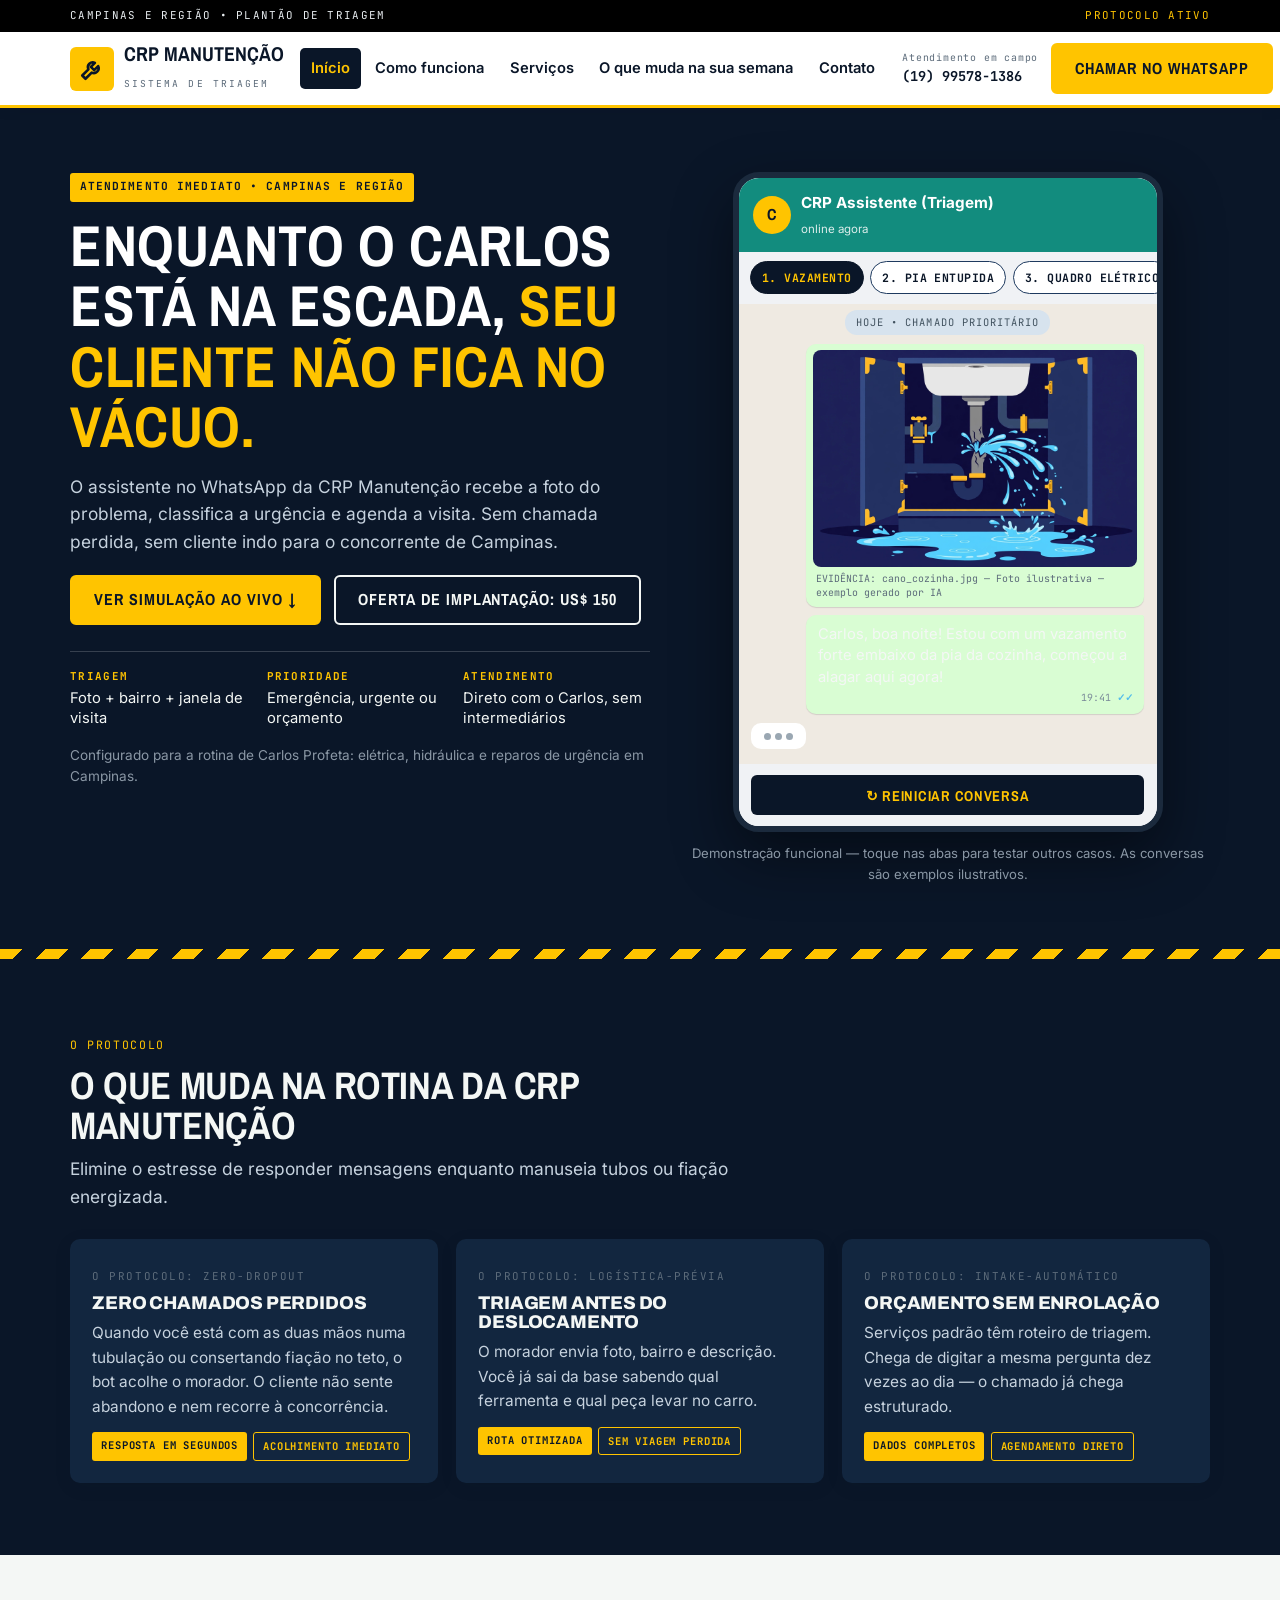
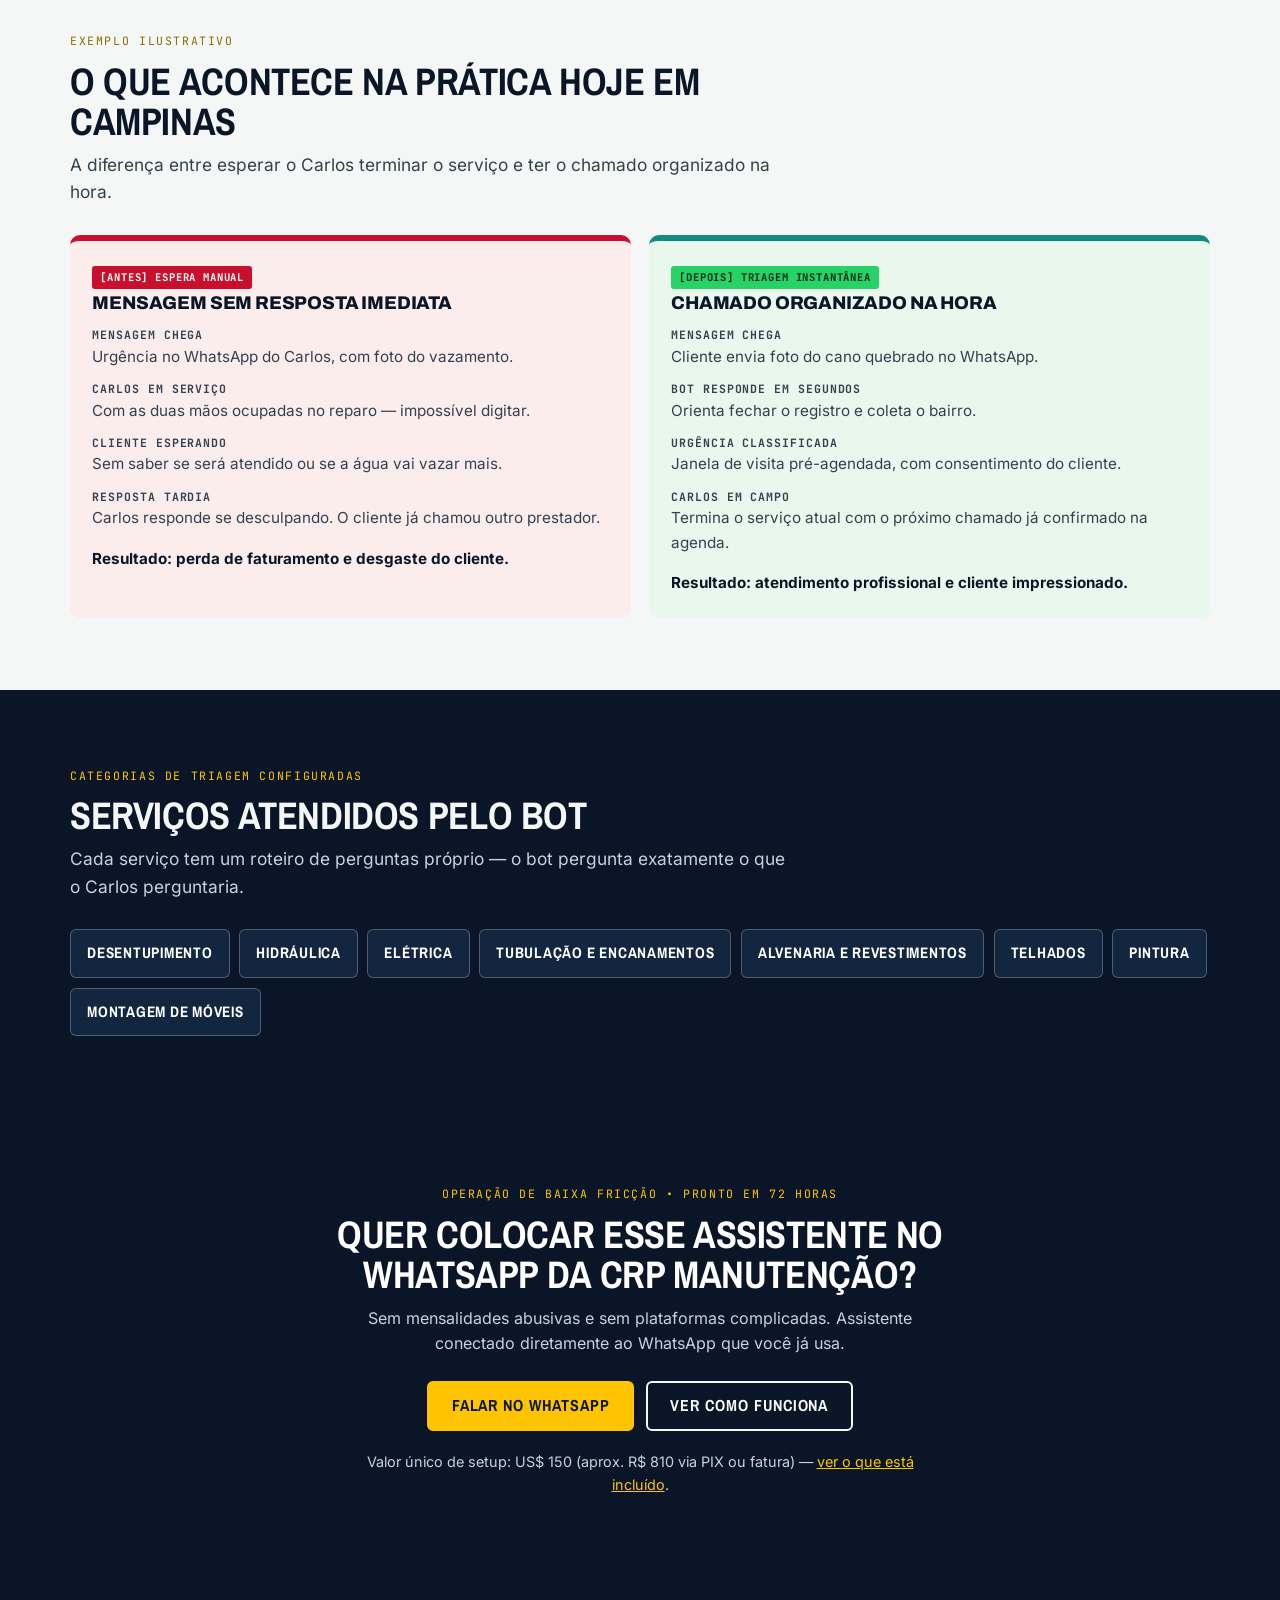
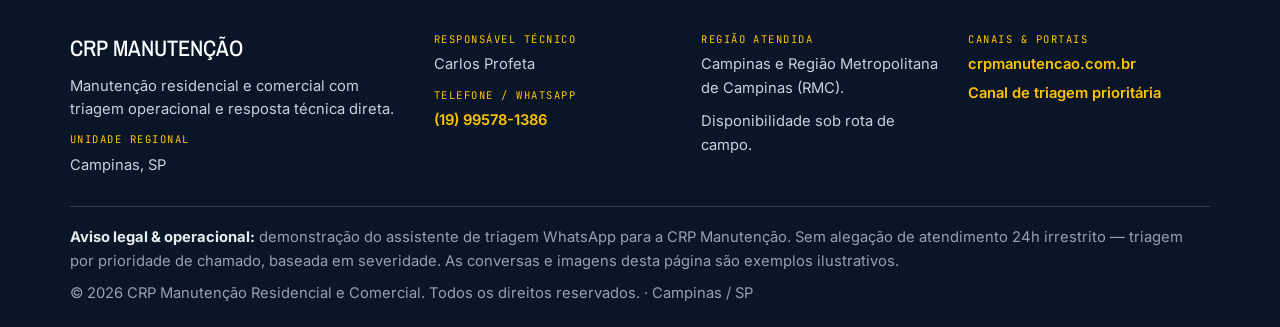
<file: index.html>
<!DOCTYPE html>
<html lang="pt-BR">
<head>
<meta charset="UTF-8">
<meta name="viewport" content="width=device-width, initial-scale=1.0">
<title>CRP Manutenção — Assistente de triagem no WhatsApp | Campinas e região</title>
<meta name="description" content="O assistente no WhatsApp da CRP Manutenção recebe a foto do problema, classifica a urgência e agenda a visita. Demonstração interativa — Campinas e região.">
<link rel="stylesheet" href="style.css">
</head>
<body>
<div class="topbar"><div class="wrap"><span>Campinas e região • Plantão de triagem</span><span class="tb-right">Protocolo ativo</span></div></div>
<header class="site-header">
  <div class="wrap header-inner">
    <a class="logo" href="index.html" aria-label="CRP Manutenção — Início">
      <span class="logo-mark" aria-hidden="true"><svg viewBox="0 0 24 24" fill="none" stroke="#0A1628" stroke-width="2.4" stroke-linecap="round" stroke-linejoin="round"><path d="M14.7 6.3a4.5 4.5 0 0 0-6 6L3 18l3 3 5.7-5.7a4.5 4.5 0 0 0 6-6L14 13l-3-3 3.7-3.7z"/></svg></span>
      <span><span class="logo-name" data-business>CRP Manutenção</span><br><span class="logo-sub">Sistema de triagem</span></span>
    </a>
    <button class="nav-toggle" aria-label="Abrir menu" aria-expanded="false">☰</button>
    <nav class="main-nav" aria-label="Navegação principal">
      <ul>
        <li><a href="index.html" class="active">Início</a></li>
        <li><a href="como-funciona.html">Como funciona</a></li>
        <li><a href="servicos.html">Serviços</a></li>
        <li><a href="semana.html">O que muda na sua semana</a></li>
        <li><a href="contato.html">Contato</a></li>
      </ul>
    </nav>
    <div class="header-cta">
      <a class="header-phone" href="tel:+5519995781386"><small>Atendimento em campo</small><span data-phone>(19) 99578-1386</span></a>
      <a class="btn" data-wa data-wa-text="Olá! Quero ver o bot da CRP Manutenção no WhatsApp.">Chamar no WhatsApp</a>
    </div>
  </div>
</header>

<main>
<section class="hero">
  <div class="wrap hero-grid">
    <div>
      <span class="chip">Atendimento imediato • Campinas e região</span>
      <h1>Enquanto o Carlos está na escada, <span class="hl">seu cliente não fica no vácuo.</span></h1>
      <p class="lead">O assistente no WhatsApp da <span data-business>CRP Manutenção</span> recebe a foto do problema, classifica a urgência e agenda a visita. Sem chamada perdida, sem cliente indo para o concorrente de Campinas.</p>
      <div class="hero-links">
        <a class="btn" href="#simulacao">Ver simulação ao vivo ↓</a>
        <a class="btn btn-ghost" href="semana.html">Oferta de implantação: US$ 150</a>
      </div>
      <div class="stat-row">
        <div class="stat"><b>Triagem</b><span>Foto + bairro + janela de visita</span></div>
        <div class="stat"><b>Prioridade</b><span>Emergência, urgente ou orçamento</span></div>
        <div class="stat"><b>Atendimento</b><span>Direto com o Carlos, sem intermediários</span></div>
      </div>
      <p class="hero-note">Configurado para a rotina de <span data-owner>Carlos Profeta</span>: elétrica, hidráulica e reparos de urgência em Campinas.</p>
    </div>
    <div id="simulacao">
      <div class="phone" role="region" aria-label="Simulação do assistente de triagem no WhatsApp">
        <div class="phone-head">
          <span class="avatar" aria-hidden="true">C</span>
          <span><span class="ph-name">CRP Assistente (Triagem)</span><br><span class="ph-status">online agora</span></span>
        </div>
        <div class="scenario-tabs" role="tablist" aria-label="Cenários de simulação">
          <button type="button" data-scenario="vazamento" class="active" role="tab">1. Vazamento</button>
          <button type="button" data-scenario="entupimento" role="tab">2. Pia entupida</button>
          <button type="button" data-scenario="disjuntor" role="tab">3. Quadro elétrico</button>
        </div>
        <div class="chat-body" id="chat-body" aria-live="polite"></div>
        <div id="chat-ticket" class="ticket" style="display:none;margin:0 .8rem .8rem"></div>
        <div class="chat-foot">
          <button type="button" class="replay" id="replay-btn">↻ Reiniciar conversa</button>
        </div>
      </div>
      <p class="phone-note">Demonstração funcional — toque nas abas para testar outros casos. As conversas são exemplos ilustrativos.</p>
    </div>
  </div>
</section>

<hr class="hazard" aria-hidden="true">

<section class="sec-dark">
  <div class="wrap">
    <div class="sec-head">
      <span class="eyebrow">O protocolo</span>
      <h2>O que muda na rotina da CRP Manutenção</h2>
      <p class="lead">Elimine o estresse de responder mensagens enquanto manuseia tubos ou fiação energizada.</p>
    </div>
    <div class="grid grid-3">
      <article class="card card-dark">
        <span class="kicker">O protocolo: zero-dropout</span>
        <h3>Zero chamados perdidos</h3>
        <p>Quando você está com as duas mãos numa tubulação ou consertando fiação no teto, o bot acolhe o morador. O cliente não sente abandono e nem recorre à concorrência.</p>
        <div class="pills-row"><span class="tag">Resposta em segundos</span><span class="tag tag-outline">Acolhimento imediato</span></div>
      </article>
      <article class="card card-dark">
        <span class="kicker">O protocolo: logística-prévia</span>
        <h3>Triagem antes do deslocamento</h3>
        <p>O morador envia foto, bairro e descrição. Você já sai da base sabendo qual ferramenta e qual peça levar no carro.</p>
        <div class="pills-row"><span class="tag">Rota otimizada</span><span class="tag tag-outline">Sem viagem perdida</span></div>
      </article>
      <article class="card card-dark">
        <span class="kicker">O protocolo: intake-automático</span>
        <h3>Orçamento sem enrolação</h3>
        <p>Serviços padrão têm roteiro de triagem. Chega de digitar a mesma pergunta dez vezes ao dia — o chamado já chega estruturado.</p>
        <div class="pills-row"><span class="tag">Dados completos</span><span class="tag tag-outline">Agendamento direto</span></div>
      </article>
    </div>
  </div>
</section>

<section class="sec-light">
  <div class="wrap">
    <div class="sec-head">
      <span class="eyebrow" style="color:#8A6D00">Exemplo ilustrativo</span>
      <h2>O que acontece na prática hoje em Campinas</h2>
      <p class="lead">A diferença entre esperar o Carlos terminar o serviço e ter o chamado organizado na hora.</p>
    </div>
    <div class="ba-grid">
      <div class="ba-col ba-antes">
        <span class="pill pill-red">[Antes] Espera manual</span>
        <h3>Mensagem sem resposta imediata</h3>
        <ol>
          <li><b>Mensagem chega</b>Urgência no WhatsApp do Carlos, com foto do vazamento.</li>
          <li><b>Carlos em serviço</b>Com as duas mãos ocupadas no reparo — impossível digitar.</li>
          <li><b>Cliente esperando</b>Sem saber se será atendido ou se a água vai vazar mais.</li>
          <li><b>Resposta tardia</b>Carlos responde se desculpando. O cliente já chamou outro prestador.</li>
        </ol>
        <p class="ba-result">Resultado: perda de faturamento e desgaste do cliente.</p>
      </div>
      <div class="ba-col ba-depois">
        <span class="pill pill-green">[Depois] Triagem instantânea</span>
        <h3>Chamado organizado na hora</h3>
        <ol>
          <li><b>Mensagem chega</b>Cliente envia foto do cano quebrado no WhatsApp.</li>
          <li><b>Bot responde em segundos</b>Orienta fechar o registro e coleta o bairro.</li>
          <li><b>Urgência classificada</b>Janela de visita pré-agendada, com consentimento do cliente.</li>
          <li><b>Carlos em campo</b>Termina o serviço atual com o próximo chamado já confirmado na agenda.</li>
        </ol>
        <p class="ba-result">Resultado: atendimento profissional e cliente impressionado.</p>
      </div>
    </div>
  </div>
</section>

<section class="sec-dark">
  <div class="wrap">
    <div class="sec-head">
      <span class="eyebrow">Categorias de triagem configuradas</span>
      <h2>Serviços atendidos pelo bot</h2>
      <p class="lead">Cada serviço tem um roteiro de perguntas próprio — o bot pergunta exatamente o que o Carlos perguntaria.</p>
    </div>
    <div class="strip">
      <a href="servicos.html">Desentupimento</a>
      <a href="servicos.html">Hidráulica</a>
      <a href="servicos.html">Elétrica</a>
      <a href="servicos.html">Tubulação e encanamentos</a>
      <a href="servicos.html">Alvenaria e revestimentos</a>
      <a href="servicos.html">Telhados</a>
      <a href="servicos.html">Pintura</a>
      <a href="servicos.html">Montagem de móveis</a>
    </div>
  </div>
</section>

<section class="cta-band">
  <div class="wrap">
    <span class="eyebrow">Operação de baixa fricção • Pronto em 72 horas</span>
    <h2>Quer colocar esse assistente no WhatsApp da CRP Manutenção?</h2>
    <p>Sem mensalidades abusivas e sem plataformas complicadas. Assistente conectado diretamente ao WhatsApp que você já usa.</p>
    <a class="btn" data-wa data-wa-text="Olá! Quero colocar o assistente de triagem no WhatsApp da CRP Manutenção.">Falar no WhatsApp</a>
    <a class="btn btn-ghost" href="como-funciona.html">Ver como funciona</a>
    <p style="margin-top:1rem;font-size:.9rem">Valor único de setup: US$ 150 (aprox. R$ 810 via PIX ou fatura) — <a href="semana.html" style="color:var(--yellow)">ver o que está incluído</a>.</p>
  </div>
</section>
</main>

<footer class="site-footer">
  <div class="wrap">
    <div class="f-grid">
      <div>
        <p class="f-brand" data-business>CRP Manutenção</p>
        <p style="margin-top:.5rem">Manutenção residencial e comercial com triagem operacional e resposta técnica direta.</p>
        <p style="margin-top:.6rem"><span class="f-label">Unidade regional</span>Campinas, SP</p>
      </div>
      <div>
        <span class="f-label">Responsável técnico</span>
        <p><span data-owner>Carlos Profeta</span></p>
        <p style="margin-top:.6rem"><span class="f-label">Telefone / WhatsApp</span><a href="tel:+5519995781386" data-phone>(19) 99578-1386</a></p>
      </div>
      <div>
        <span class="f-label">Região atendida</span>
        <p>Campinas e Região Metropolitana de Campinas (RMC).</p>
        <p style="margin-top:.6rem">Disponibilidade sob rota de campo.</p>
      </div>
      <div>
        <span class="f-label">Canais &amp; portais</span>
        <ul>
          <li><a data-site href="https://crpmanutencao.com.br">crpmanutencao.com.br</a></li>
          <li><a data-wa data-wa-text="Olá! Quero abrir um chamado com a CRP Manutenção.">Canal de triagem prioritária</a></li>
        </ul>
      </div>
    </div>
    <div class="legal">
      <p><strong style="color:#E8EDF0">Aviso legal &amp; operacional:</strong> demonstração do assistente de triagem WhatsApp para a <span data-business>CRP Manutenção</span>. Sem alegação de atendimento 24h irrestrito — triagem por prioridade de chamado, baseada em severidade. As conversas e imagens desta página são exemplos ilustrativos.</p>
      <p>© <span data-year>2026</span> <span data-business>CRP Manutenção</span> Residencial e Comercial. Todos os direitos reservados. · Campinas / SP</p>
    </div>
  </div>
</footer>
<a class="sticky-cta" data-wa data-wa-text="Olá! Quero ver o bot da CRP Manutenção no WhatsApp.">Chamar no WhatsApp · <span data-phone>(19) 99578-1386</span></a>
<script src="app.js"></script>
</body>
</html>
</file>
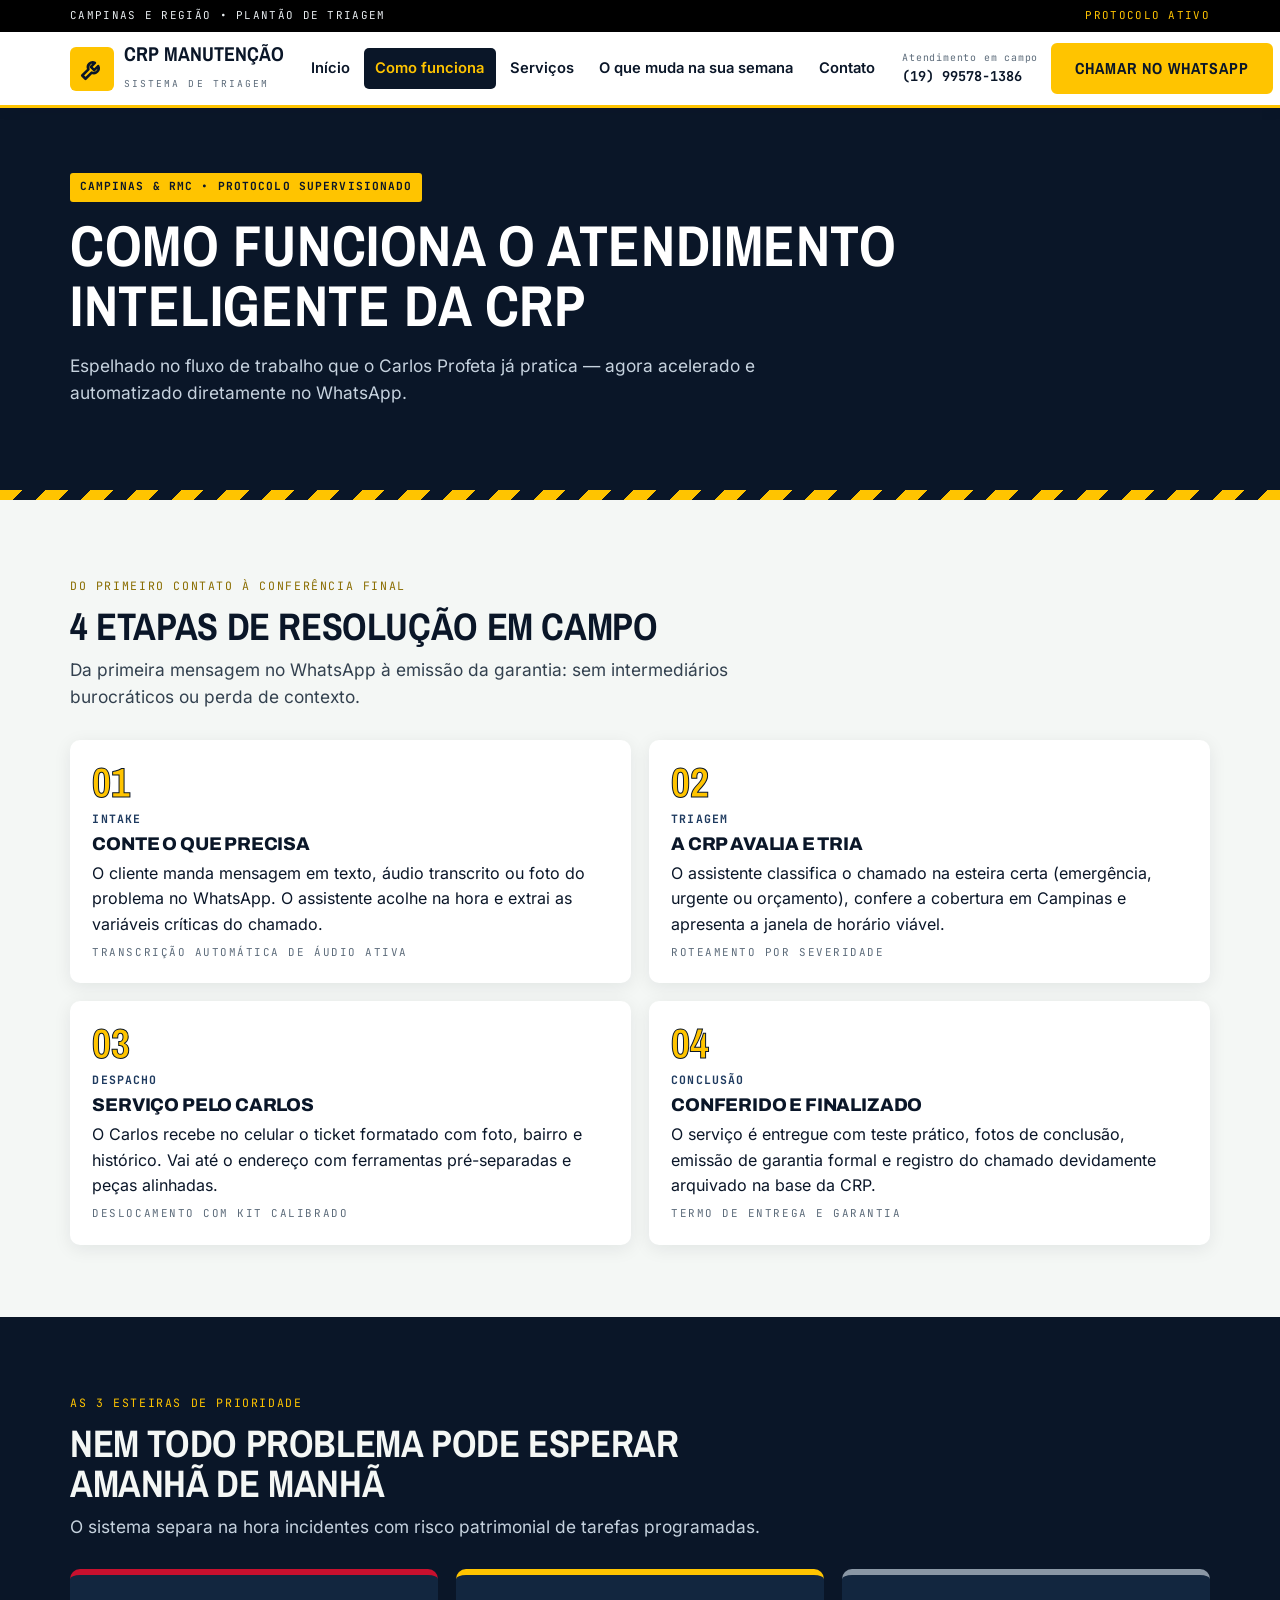
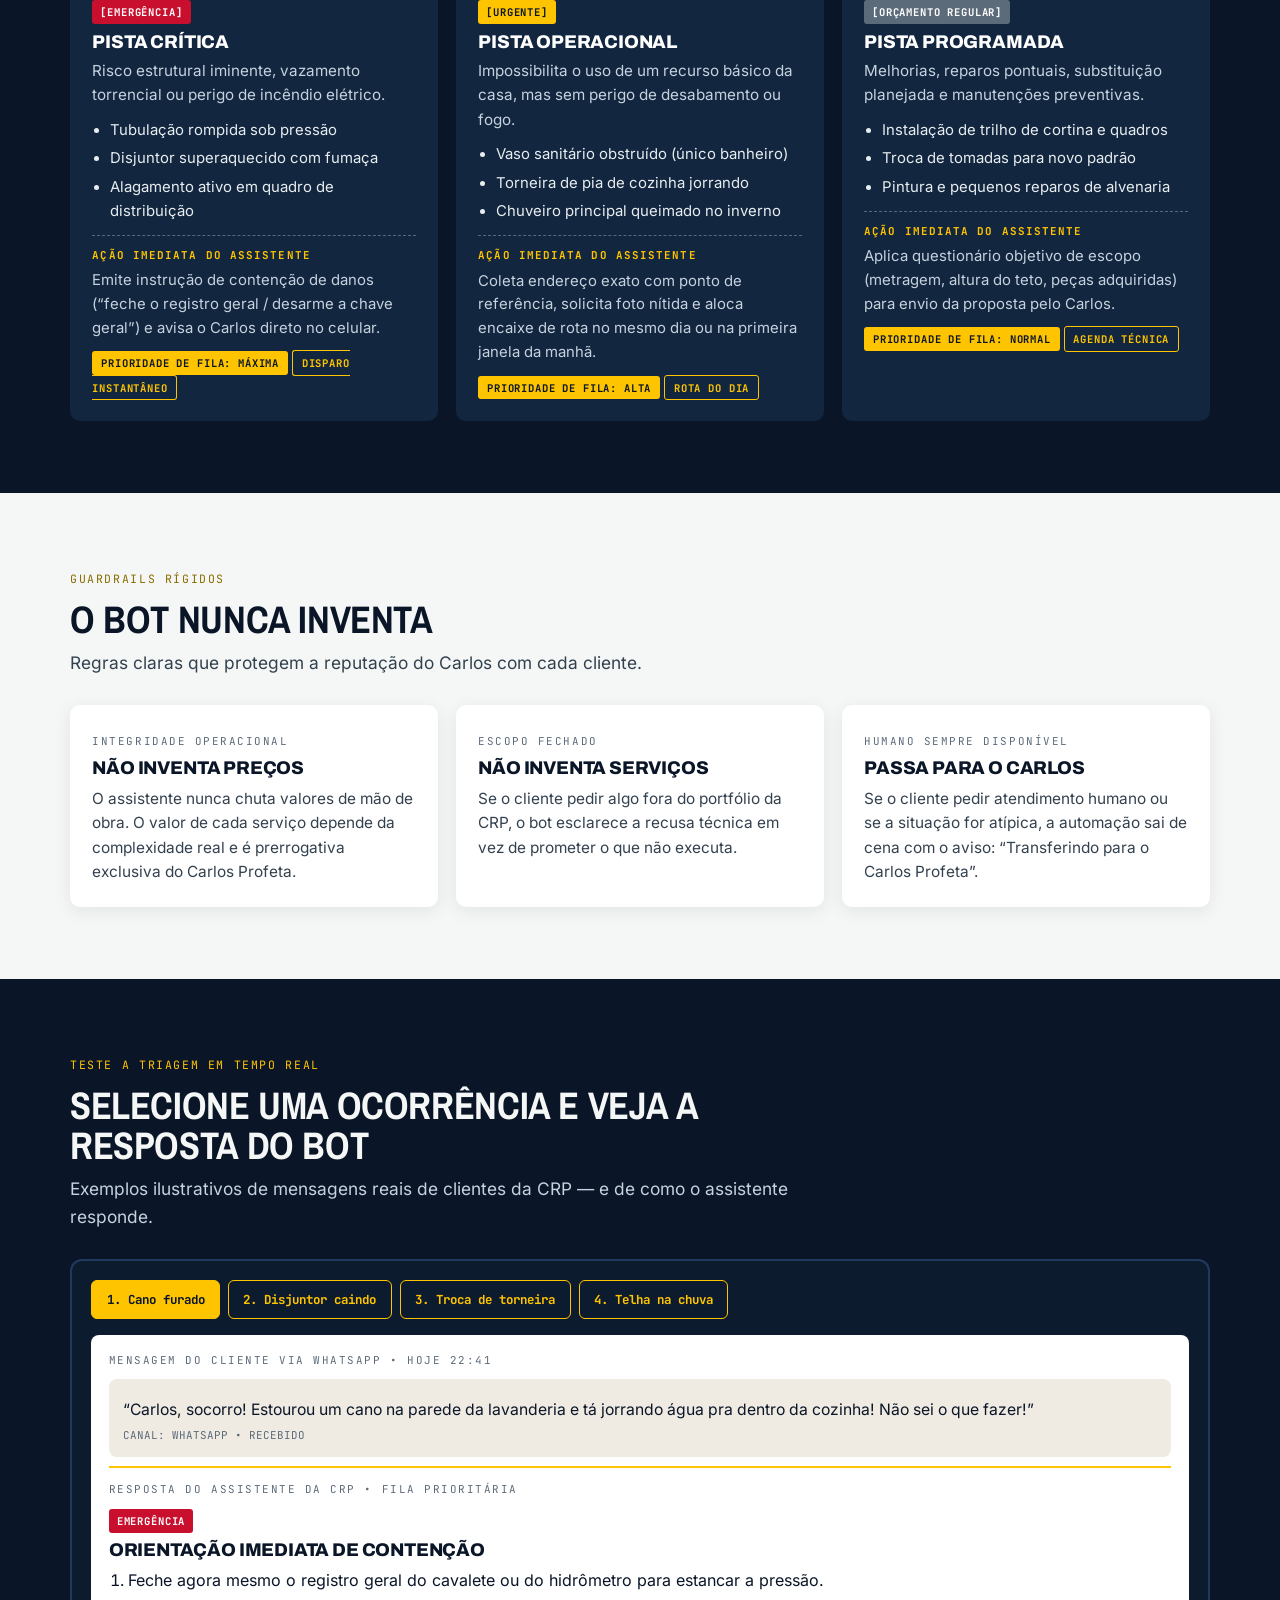
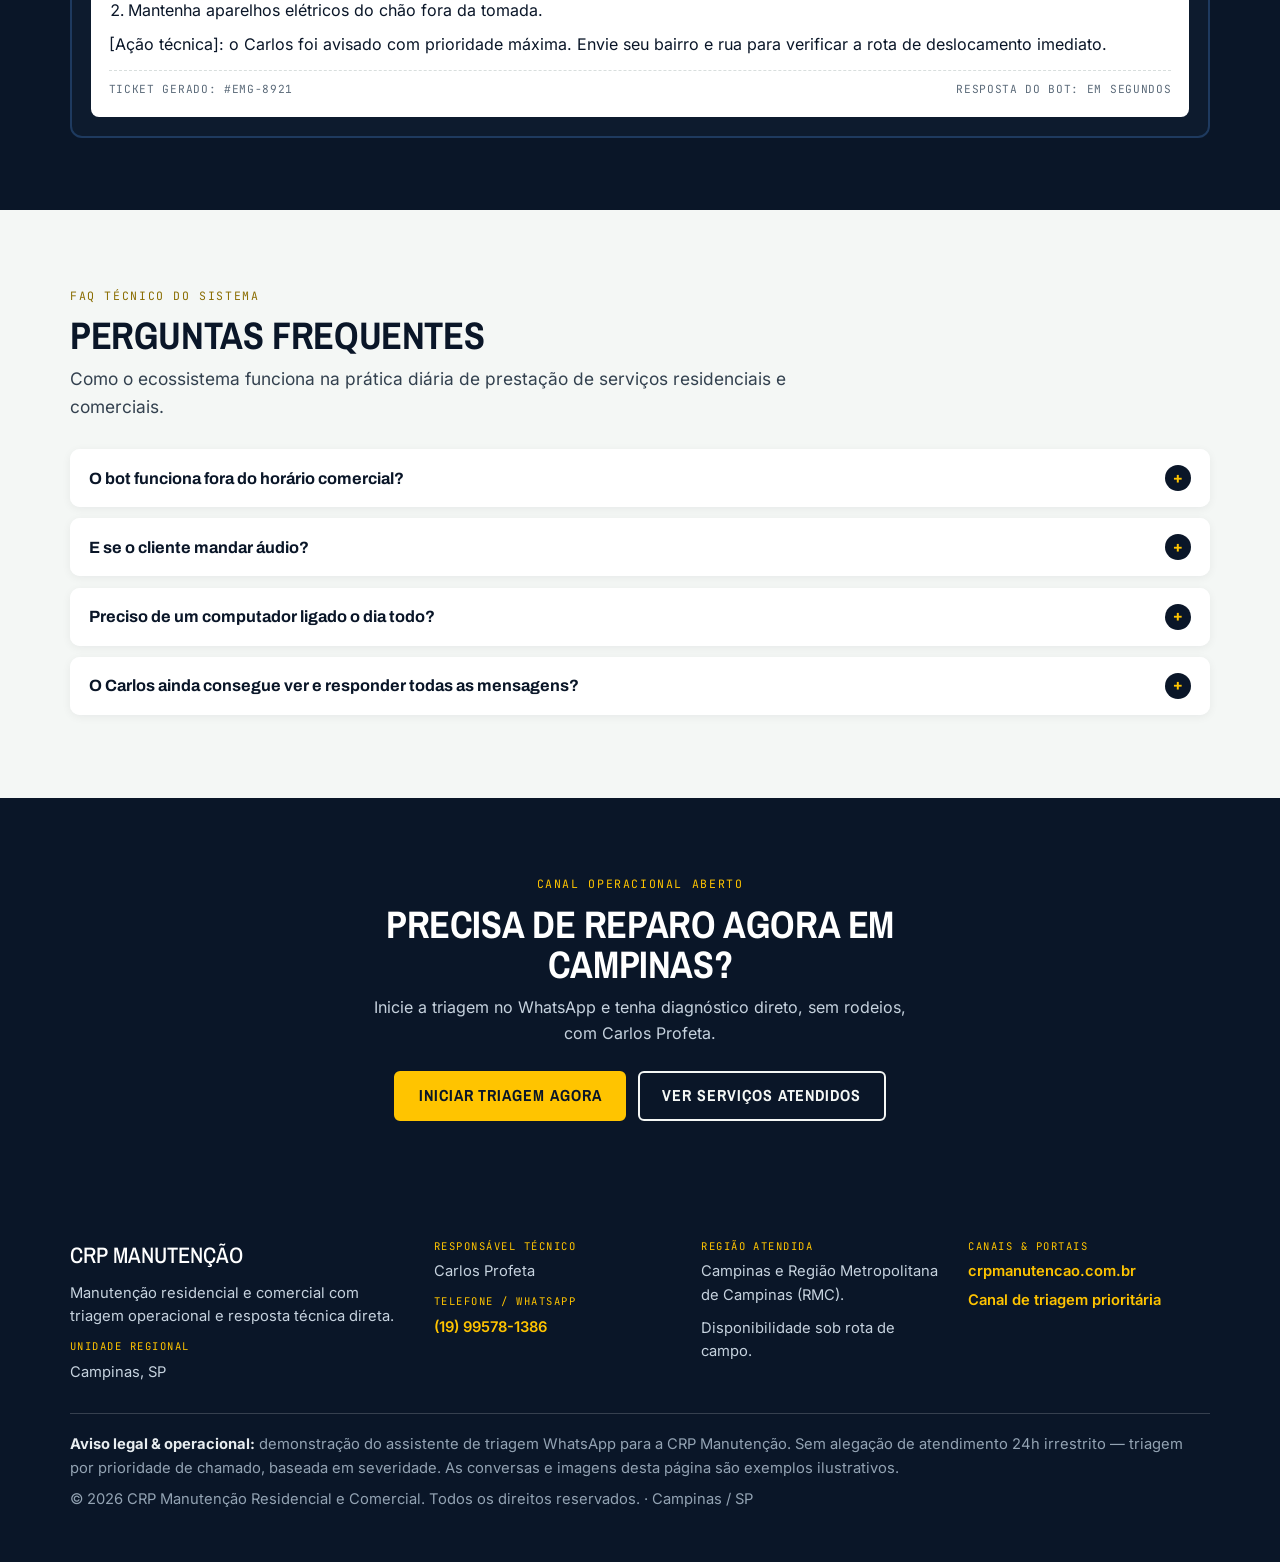
<file: como-funciona.html>
<!DOCTYPE html>
<html lang="pt-BR">
<head>
<meta charset="UTF-8">
<meta name="viewport" content="width=device-width, initial-scale=1.0">
<title>Como funciona — CRP Manutenção | Assistente de triagem no WhatsApp</title>
<meta name="description" content="O assistente da CRP Manutenção classifica cada chamado em emergência, urgente ou orçamento, agenda a visita e entrega o resumo pronto para o Carlos.">
<link rel="stylesheet" href="style.css">
</head>
<body>
<div class="topbar"><div class="wrap"><span>Campinas e região • Plantão de triagem</span><span class="tb-right">Protocolo ativo</span></div></div>
<header class="site-header">
  <div class="wrap header-inner">
    <a class="logo" href="index.html" aria-label="CRP Manutenção — Início">
      <span class="logo-mark" aria-hidden="true"><svg viewBox="0 0 24 24" fill="none" stroke="#0A1628" stroke-width="2.4" stroke-linecap="round" stroke-linejoin="round"><path d="M14.7 6.3a4.5 4.5 0 0 0-6 6L3 18l3 3 5.7-5.7a4.5 4.5 0 0 0 6-6L14 13l-3-3 3.7-3.7z"/></svg></span>
      <span><span class="logo-name" data-business>CRP Manutenção</span><br><span class="logo-sub">Sistema de triagem</span></span>
    </a>
    <button class="nav-toggle" aria-label="Abrir menu" aria-expanded="false">☰</button>
    <nav class="main-nav" aria-label="Navegação principal">
      <ul>
        <li><a href="index.html">Início</a></li>
        <li><a href="como-funciona.html" class="active">Como funciona</a></li>
        <li><a href="servicos.html">Serviços</a></li>
        <li><a href="semana.html">O que muda na sua semana</a></li>
        <li><a href="contato.html">Contato</a></li>
      </ul>
    </nav>
    <div class="header-cta">
      <a class="header-phone" href="tel:+5519995781386"><small>Atendimento em campo</small><span data-phone>(19) 99578-1386</span></a>
      <a class="btn" data-wa data-wa-text="Olá! Quero ver o bot da CRP Manutenção no WhatsApp.">Chamar no WhatsApp</a>
    </div>
  </div>
</header>

<main>
<section class="hero">
  <div class="wrap">
    <span class="chip">Campinas &amp; RMC • Protocolo supervisionado</span>
    <h1>Como funciona o atendimento inteligente da CRP</h1>
    <p class="lead" style="max-width:720px">Espelhado no fluxo de trabalho que o <span data-owner>Carlos Profeta</span> já pratica — agora acelerado e automatizado diretamente no WhatsApp.</p>
  </div>
</section>

<hr class="hazard" aria-hidden="true">

<section class="sec-light">
  <div class="wrap">
    <div class="sec-head">
      <span class="eyebrow" style="color:#8A6D00">Do primeiro contato à conferência final</span>
      <h2>4 etapas de resolução em campo</h2>
      <p class="lead">Da primeira mensagem no WhatsApp à emissão da garantia: sem intermediários burocráticos ou perda de contexto.</p>
    </div>
    <ol class="timeline">
      <li class="tl-step"><span class="tl-num">01</span><span class="tl-time">Intake</span><h3>Conte o que precisa</h3><p>O cliente manda mensagem em texto, áudio transcrito ou foto do problema no WhatsApp. O assistente acolhe na hora e extrai as variáveis críticas do chamado.</p><p class="kicker">Transcrição automática de áudio ativa</p></li>
      <li class="tl-step"><span class="tl-num">02</span><span class="tl-time">Triagem</span><h3>A CRP avalia e tria</h3><p>O assistente classifica o chamado na esteira certa (emergência, urgente ou orçamento), confere a cobertura em Campinas e apresenta a janela de horário viável.</p><p class="kicker">Roteamento por severidade</p></li>
      <li class="tl-step"><span class="tl-num">03</span><span class="tl-time">Despacho</span><h3>Serviço pelo Carlos</h3><p>O Carlos recebe no celular o ticket formatado com foto, bairro e histórico. Vai até o endereço com ferramentas pré-separadas e peças alinhadas.</p><p class="kicker">Deslocamento com kit calibrado</p></li>
      <li class="tl-step"><span class="tl-num">04</span><span class="tl-time">Conclusão</span><h3>Conferido e finalizado</h3><p>O serviço é entregue com teste prático, fotos de conclusão, emissão de garantia formal e registro do chamado devidamente arquivado na base da CRP.</p><p class="kicker">Termo de entrega e garantia</p></li>
    </ol>
  </div>
</section>

<section class="sec-dark">
  <div class="wrap">
    <div class="sec-head">
      <span class="eyebrow">As 3 esteiras de prioridade</span>
      <h2>Nem todo problema pode esperar amanhã de manhã</h2>
      <p class="lead">O sistema separa na hora incidentes com risco patrimonial de tarefas programadas.</p>
    </div>
    <div class="grid grid-3">
      <article class="lane lane-red">
        <span class="pill pill-red">[Emergência]</span>
        <h3>Pista crítica</h3>
        <p>Risco estrutural iminente, vazamento torrencial ou perigo de incêndio elétrico.</p>
        <ul>
          <li>Tubulação rompida sob pressão</li>
          <li>Disjuntor superaquecido com fumaça</li>
          <li>Alagamento ativo em quadro de distribuição</li>
        </ul>
        <p class="lane-act"><b>Ação imediata do assistente</b>Emite instrução de contenção de danos (“feche o registro geral / desarme a chave geral”) e avisa o Carlos direto no celular.</p>
        <p style="margin-top:.6rem"><span class="tag">Prioridade de fila: máxima</span> <span class="tag tag-outline">Disparo instantâneo</span></p>
      </article>
      <article class="lane lane-yellow">
        <span class="pill pill-yellow">[Urgente]</span>
        <h3>Pista operacional</h3>
        <p>Impossibilita o uso de um recurso básico da casa, mas sem perigo de desabamento ou fogo.</p>
        <ul>
          <li>Vaso sanitário obstruído (único banheiro)</li>
          <li>Torneira de pia de cozinha jorrando</li>
          <li>Chuveiro principal queimado no inverno</li>
        </ul>
        <p class="lane-act"><b>Ação imediata do assistente</b>Coleta endereço exato com ponto de referência, solicita foto nítida e aloca encaixe de rota no mesmo dia ou na primeira janela da manhã.</p>
        <p style="margin-top:.6rem"><span class="tag">Prioridade de fila: alta</span> <span class="tag tag-outline">Rota do dia</span></p>
      </article>
      <article class="lane">
        <span class="pill pill-grey">[Orçamento regular]</span>
        <h3>Pista programada</h3>
        <p>Melhorias, reparos pontuais, substituição planejada e manutenções preventivas.</p>
        <ul>
          <li>Instalação de trilho de cortina e quadros</li>
          <li>Troca de tomadas para novo padrão</li>
          <li>Pintura e pequenos reparos de alvenaria</li>
        </ul>
        <p class="lane-act"><b>Ação imediata do assistente</b>Aplica questionário objetivo de escopo (metragem, altura do teto, peças adquiridas) para envio da proposta pelo Carlos.</p>
        <p style="margin-top:.6rem"><span class="tag">Prioridade de fila: normal</span> <span class="tag tag-outline">Agenda técnica</span></p>
      </article>
    </div>
  </div>
</section>

<section class="sec-light">
  <div class="wrap">
    <div class="sec-head">
      <span class="eyebrow" style="color:#8A6D00">Guardrails rígidos</span>
      <h2>O bot nunca inventa</h2>
      <p class="lead">Regras claras que protegem a reputação do Carlos com cada cliente.</p>
    </div>
    <div class="grid grid-3">
      <article class="card"><span class="kicker">Integridade operacional</span><h3>Não inventa preços</h3><p>O assistente nunca chuta valores de mão de obra. O valor de cada serviço depende da complexidade real e é prerrogativa exclusiva do <span data-owner>Carlos Profeta</span>.</p></article>
      <article class="card"><span class="kicker">Escopo fechado</span><h3>Não inventa serviços</h3><p>Se o cliente pedir algo fora do portfólio da CRP, o bot esclarece a recusa técnica em vez de prometer o que não executa.</p></article>
      <article class="card"><span class="kicker">Humano sempre disponível</span><h3>Passa para o Carlos</h3><p>Se o cliente pedir atendimento humano ou se a situação for atípica, a automação sai de cena com o aviso: “Transferindo para o <span data-owner>Carlos Profeta</span>”.</p></article>
    </div>
  </div>
</section>

<section class="sec-dark">
  <div class="wrap">
    <div class="sec-head">
      <span class="eyebrow">Teste a triagem em tempo real</span>
      <h2>Selecione uma ocorrência e veja a resposta do bot</h2>
      <p class="lead">Exemplos ilustrativos de mensagens reais de clientes da CRP — e de como o assistente responde.</p>
    </div>
    <div class="simulator">
      <div class="sim-btns" role="group" aria-label="Ocorrências de exemplo">
        <button type="button" data-sim="cano" class="active">1. Cano furado</button>
        <button type="button" data-sim="disjuntor">2. Disjuntor caindo</button>
        <button type="button" data-sim="torneira">3. Troca de torneira</button>
        <button type="button" data-sim="telha">4. Telha na chuva</button>
      </div>
      <div class="sim-panel" id="sim-panel" aria-live="polite"></div>
    </div>
  </div>
</section>

<section class="sec-light">
  <div class="wrap">
    <div class="sec-head">
      <span class="eyebrow" style="color:#8A6D00">FAQ técnico do sistema</span>
      <h2>Perguntas frequentes</h2>
      <p class="lead">Como o ecossistema funciona na prática diária de prestação de serviços residenciais e comerciais.</p>
    </div>
    <div class="faq-list">
      <div class="faq-item">
        <button type="button" class="faq-q" aria-expanded="false">O bot funciona fora do horário comercial?<span class="faq-icon">+</span></button>
        <div class="faq-a"><p>O bot acolhe a mensagem e classifica a prioridade: emergências vão direto ao Carlos, e o resto aguarda a primeira janela da manhã. Nada é prometido fora do horário que o Carlos definir — a triagem organiza, não inventa disponibilidade.</p></div>
      </div>
      <div class="faq-item">
        <button type="button" class="faq-q" aria-expanded="false">E se o cliente mandar áudio?<span class="faq-icon">+</span></button>
        <div class="faq-a"><p>A integração conta com transcrição automática de voz para texto. Ela extrai a essência do defeito relatado, as peças mencionadas e o bairro informado, inserindo essas informações diretamente no ticket do Carlos.</p></div>
      </div>
      <div class="faq-item">
        <button type="button" class="faq-q" aria-expanded="false">Preciso de um computador ligado o dia todo?<span class="faq-icon">+</span></button>
        <div class="faq-a"><p>Não. O assistente de triagem opera em infraestrutura em nuvem, conectado diretamente à API oficial do WhatsApp. Não há necessidade de deixar navegadores abertos ou computadores ligados na oficina ou em casa.</p></div>
      </div>
      <div class="faq-item">
        <button type="button" class="faq-q" aria-expanded="false">O Carlos ainda consegue ver e responder todas as mensagens?<span class="faq-icon">+</span></button>
        <div class="faq-a"><p>Sim, com total liberdade. O aplicativo de WhatsApp continua funcionando normalmente no telefone do <span data-owner>Carlos Profeta</span>. O assistente funciona apenas como o primeiro filtro técnico, poupando tempo e organizando a fila para que o profissional foque na execução em campo.</p></div>
      </div>
    </div>
  </div>
</section>

<section class="cta-band">
  <div class="wrap">
    <span class="eyebrow">Canal operacional aberto</span>
    <h2>Precisa de reparo agora em Campinas?</h2>
    <p>Inicie a triagem no WhatsApp e tenha diagnóstico direto, sem rodeios, com <span data-owner>Carlos Profeta</span>.</p>
    <a class="btn" data-wa data-wa-text="Olá! Preciso de um reparo em Campinas. Pode iniciar a triagem?">Iniciar triagem agora</a>
    <a class="btn btn-ghost" href="servicos.html">Ver serviços atendidos</a>
  </div>
</section>
</main>

<footer class="site-footer">
  <div class="wrap">
    <div class="f-grid">
      <div>
        <p class="f-brand" data-business>CRP Manutenção</p>
        <p style="margin-top:.5rem">Manutenção residencial e comercial com triagem operacional e resposta técnica direta.</p>
        <p style="margin-top:.6rem"><span class="f-label">Unidade regional</span>Campinas, SP</p>
      </div>
      <div>
        <span class="f-label">Responsável técnico</span>
        <p><span data-owner>Carlos Profeta</span></p>
        <p style="margin-top:.6rem"><span class="f-label">Telefone / WhatsApp</span><a href="tel:+5519995781386" data-phone>(19) 99578-1386</a></p>
      </div>
      <div>
        <span class="f-label">Região atendida</span>
        <p>Campinas e Região Metropolitana de Campinas (RMC).</p>
        <p style="margin-top:.6rem">Disponibilidade sob rota de campo.</p>
      </div>
      <div>
        <span class="f-label">Canais &amp; portais</span>
        <ul>
          <li><a data-site href="https://crpmanutencao.com.br">crpmanutencao.com.br</a></li>
          <li><a data-wa data-wa-text="Olá! Quero abrir um chamado com a CRP Manutenção.">Canal de triagem prioritária</a></li>
        </ul>
      </div>
    </div>
    <div class="legal">
      <p><strong style="color:#E8EDF0">Aviso legal &amp; operacional:</strong> demonstração do assistente de triagem WhatsApp para a <span data-business>CRP Manutenção</span>. Sem alegação de atendimento 24h irrestrito — triagem por prioridade de chamado, baseada em severidade. As conversas e imagens desta página são exemplos ilustrativos.</p>
      <p>© <span data-year>2026</span> <span data-business>CRP Manutenção</span> Residencial e Comercial. Todos os direitos reservados. · Campinas / SP</p>
    </div>
  </div>
</footer>
<a class="sticky-cta" data-wa data-wa-text="Olá! Quero ver o bot da CRP Manutenção no WhatsApp.">Chamar no WhatsApp · <span data-phone>(19) 99578-1386</span></a>
<script src="app.js"></script>
</body>
</html>
</file>
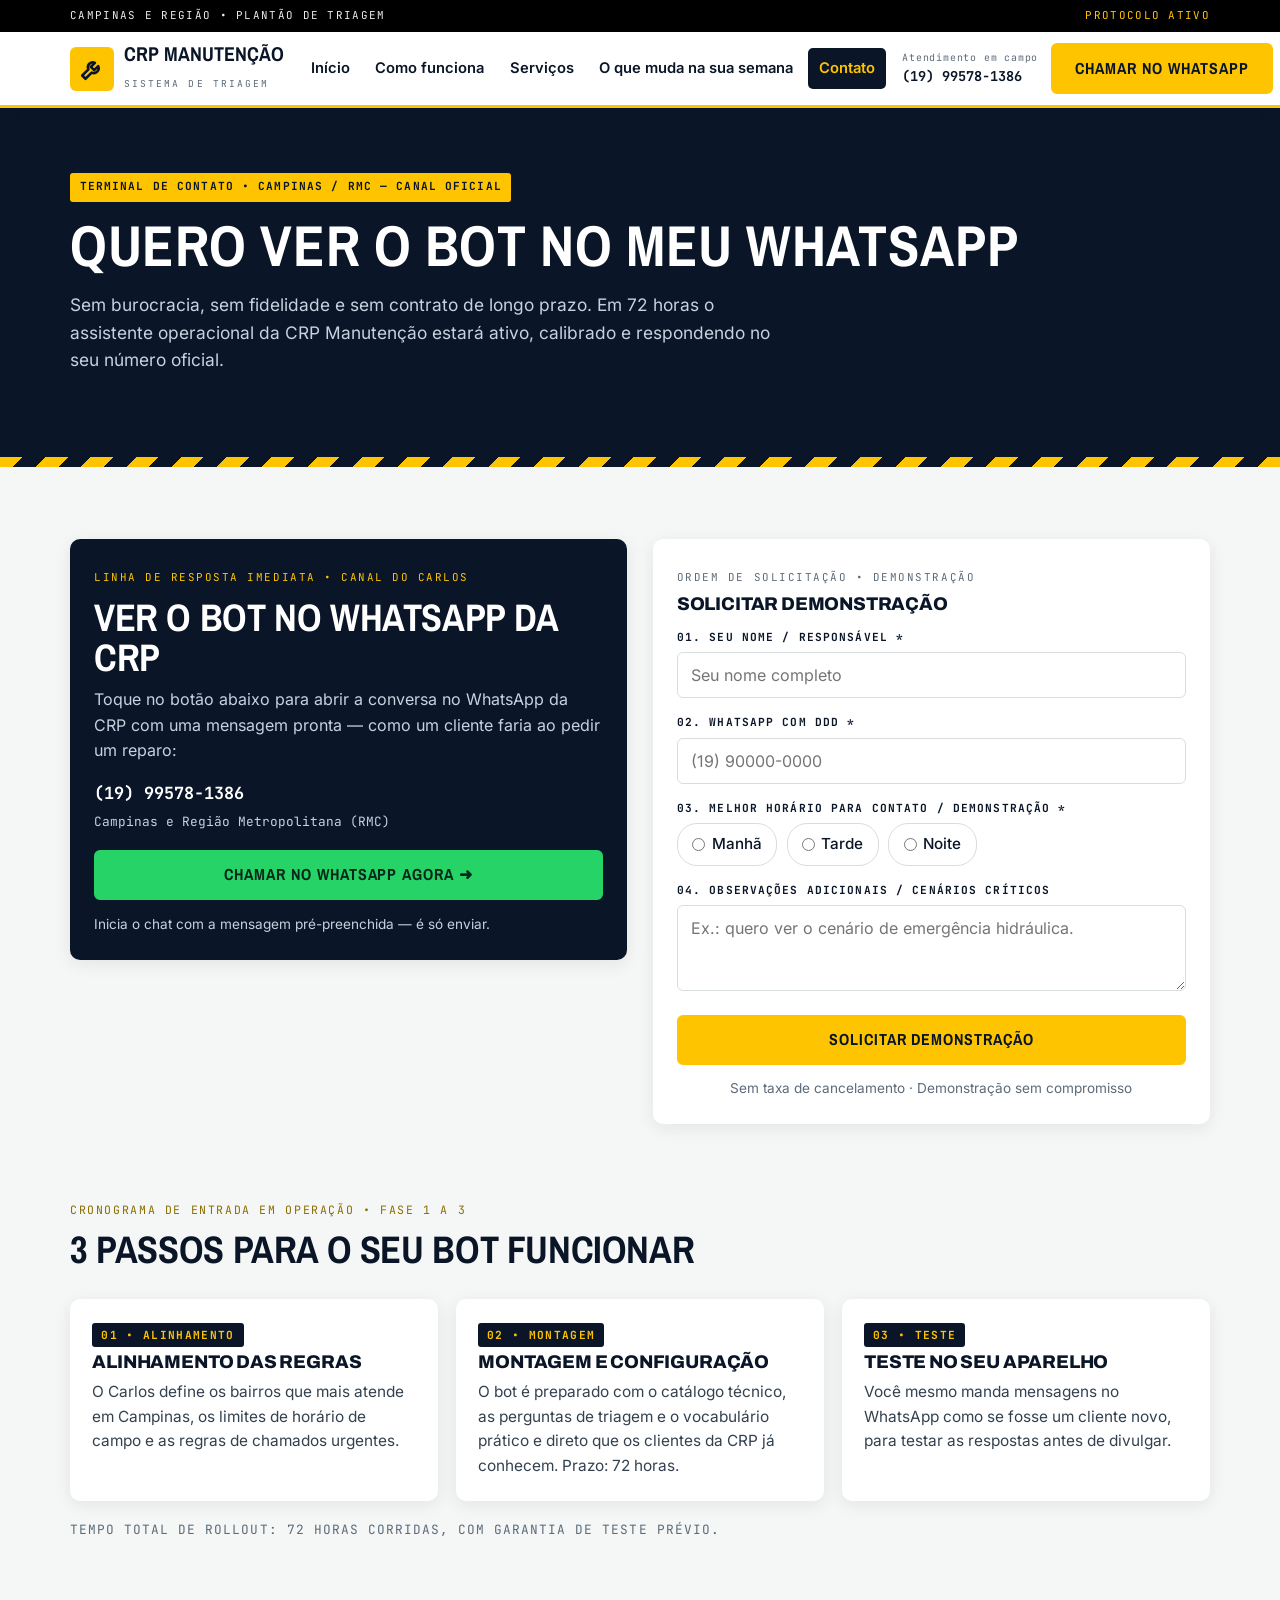
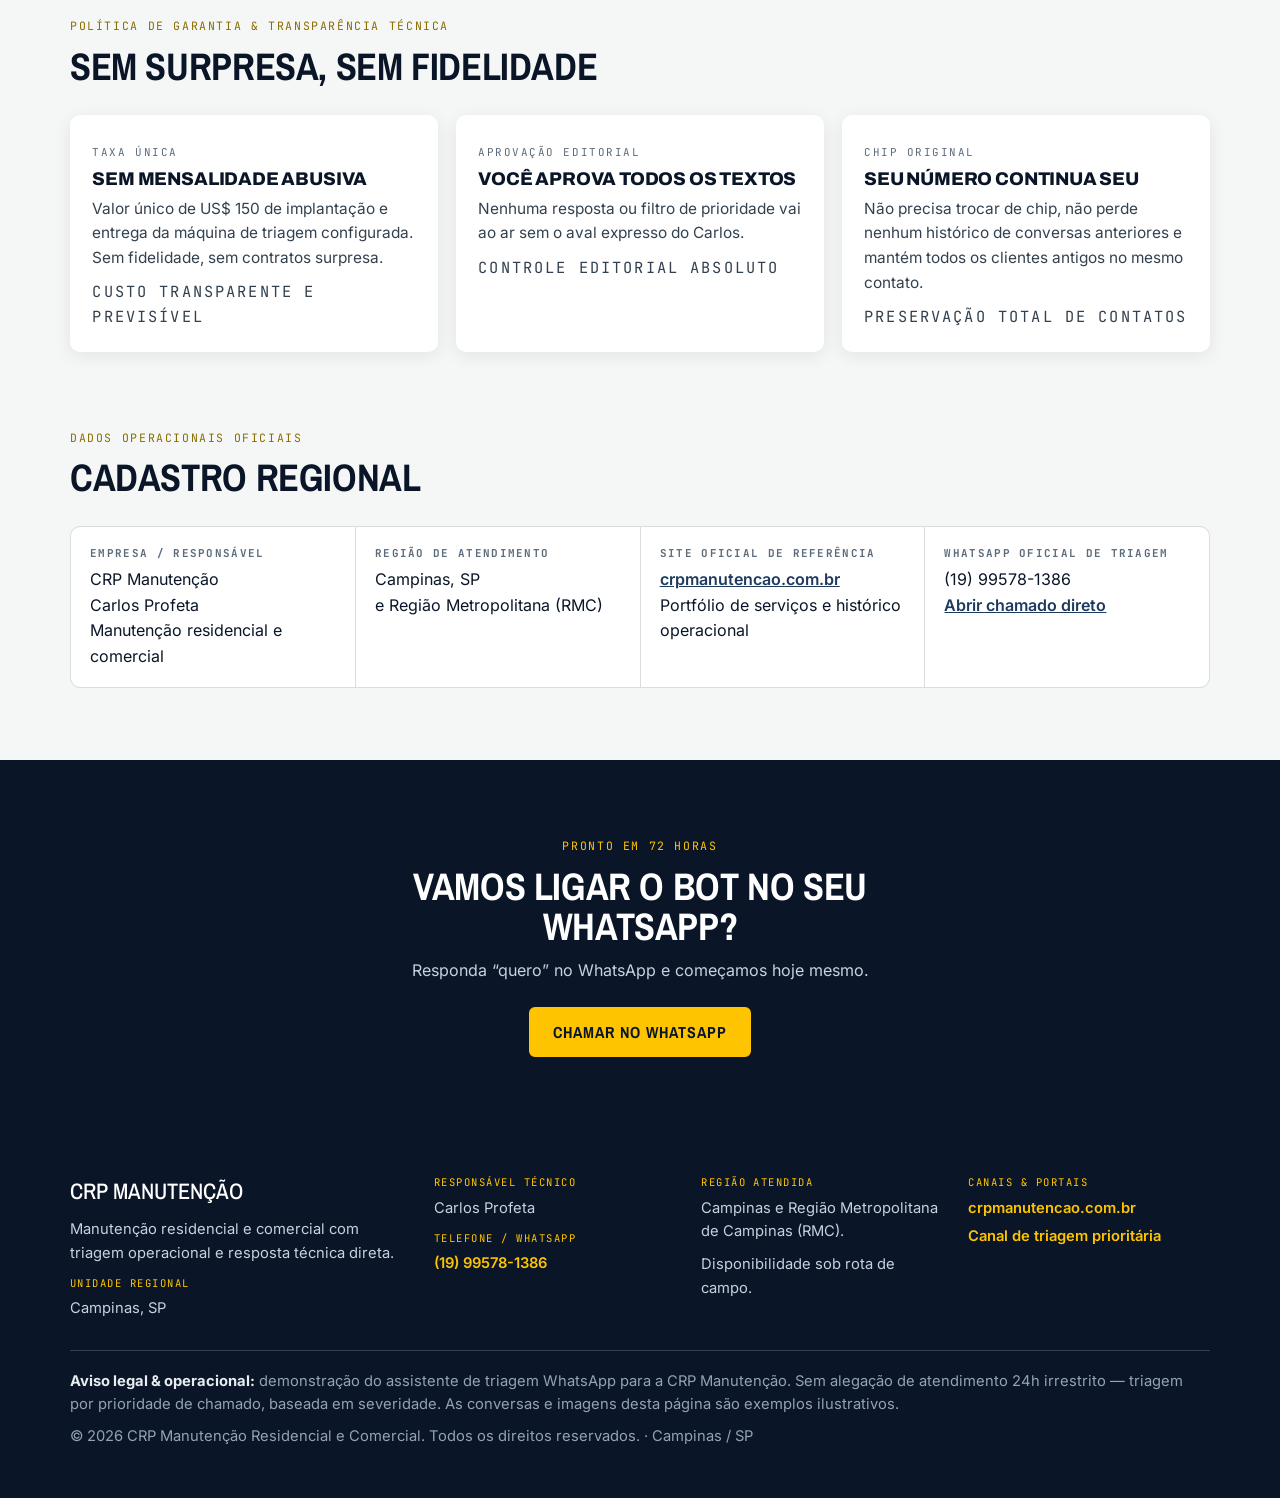
<file: contato.html>
<!DOCTYPE html>
<html lang="pt-BR">
<head>
<meta charset="UTF-8">
<meta name="viewport" content="width=device-width, initial-scale=1.0">
<title>Contato — CRP Manutenção | Ver o bot no WhatsApp</title>
<meta name="description" content="Veja o assistente de triagem no WhatsApp da CRP Manutenção ou solicite uma demonstração. Campinas e região.">
<link rel="stylesheet" href="style.css">
</head>
<body>
<div class="topbar"><div class="wrap"><span>Campinas e região • Plantão de triagem</span><span class="tb-right">Protocolo ativo</span></div></div>
<header class="site-header">
  <div class="wrap header-inner">
    <a class="logo" href="index.html" aria-label="CRP Manutenção — Início">
      <span class="logo-mark" aria-hidden="true"><svg viewBox="0 0 24 24" fill="none" stroke="#0A1628" stroke-width="2.4" stroke-linecap="round" stroke-linejoin="round"><path d="M14.7 6.3a4.5 4.5 0 0 0-6 6L3 18l3 3 5.7-5.7a4.5 4.5 0 0 0 6-6L14 13l-3-3 3.7-3.7z"/></svg></span>
      <span><span class="logo-name" data-business>CRP Manutenção</span><br><span class="logo-sub">Sistema de triagem</span></span>
    </a>
    <button class="nav-toggle" aria-label="Abrir menu" aria-expanded="false">☰</button>
    <nav class="main-nav" aria-label="Navegação principal">
      <ul>
        <li><a href="index.html">Início</a></li>
        <li><a href="como-funciona.html">Como funciona</a></li>
        <li><a href="servicos.html">Serviços</a></li>
        <li><a href="semana.html">O que muda na sua semana</a></li>
        <li><a href="contato.html" class="active">Contato</a></li>
      </ul>
    </nav>
    <div class="header-cta">
      <a class="header-phone" href="tel:+5519995781386"><small>Atendimento em campo</small><span data-phone>(19) 99578-1386</span></a>
      <a class="btn" data-wa data-wa-text="Olá! Quero ver o bot da CRP Manutenção no WhatsApp.">Chamar no WhatsApp</a>
    </div>
  </div>
</header>

<main>
<section class="hero">
  <div class="wrap">
    <span class="chip">Terminal de contato • Campinas / RMC — Canal oficial</span>
    <h1>Quero ver o bot no meu WhatsApp</h1>
    <p class="lead" style="max-width:720px">Sem burocracia, sem fidelidade e sem contrato de longo prazo. Em 72 horas o assistente operacional da <span data-business>CRP Manutenção</span> estará ativo, calibrado e respondendo no seu número oficial.</p>
  </div>
</section>

<hr class="hazard" aria-hidden="true">

<section class="sec-light">
  <div class="wrap split-2">
    <div class="form-card" style="background:var(--navy);color:var(--paper)">
      <span class="kicker" style="color:var(--yellow)">Linha de resposta imediata • Canal do Carlos</span>
      <h2 style="color:#fff;margin:.5rem 0 .6rem">Ver o bot no WhatsApp da CRP</h2>
      <p style="color:#C6D2DE">Toque no botão abaixo para abrir a conversa no WhatsApp da CRP com uma mensagem pronta — como um cliente faria ao pedir um reparo:</p>
      <p style="margin:1rem 0;font-family:var(--font-mono);font-size:1.05rem;font-weight:700;color:#fff"><span data-phone>(19) 99578-1386</span><br><span style="font-size:.8rem;font-weight:400;color:#C6D2DE">Campinas e Região Metropolitana (RMC)</span></p>
      <a class="btn btn-green btn-block" data-wa data-wa-text="Olá! Estou com um problema em casa e quero ver como funciona a triagem da CRP Manutenção.">Chamar no WhatsApp agora ➜</a>
      <p style="margin-top:.9rem;font-size:.85rem;color:#C6D2DE">Inicia o chat com a mensagem pré-preenchida — é só enviar.</p>
    </div>

    <div class="form-card">
      <span class="kicker">Ordem de solicitação • Demonstração</span>
      <h3 style="margin:.4rem 0 .9rem">Solicitar demonstração</h3>
      <form id="demo-form" novalidate>
        <div class="field">
          <label for="f-nome">01. Seu nome / responsável *</label>
          <input type="text" id="f-nome" name="nome" placeholder="Seu nome completo" autocomplete="name">
          <p class="err">Preencha este campo.</p>
        </div>
        <div class="field">
          <label for="f-whats">02. WhatsApp com DDD *</label>
          <input type="tel" id="f-whats" name="whatsapp" placeholder="(19) 90000-0000" autocomplete="tel">
          <p class="err">Preencha este campo.</p>
        </div>
        <div class="field" id="horario-field">
          <label>03. Melhor horário para contato / demonstração *</label>
          <div class="radios">
            <label><input type="radio" name="horario" value="Manhã"> Manhã</label>
            <label><input type="radio" name="horario" value="Tarde"> Tarde</label>
            <label><input type="radio" name="horario" value="Noite"> Noite</label>
          </div>
          <p class="err">Escolha um horário.</p>
        </div>
        <div class="field">
          <label for="f-obs">04. Observações adicionais / cenários críticos</label>
          <textarea id="f-obs" name="obs" rows="3" placeholder="Ex.: quero ver o cenário de emergência hidráulica."></textarea>
        </div>
        <button type="submit" class="btn btn-block">Solicitar demonstração</button>
        <p style="margin-top:.8rem;font-size:.85rem;color:var(--grey);text-align:center">Sem taxa de cancelamento · Demonstração sem compromisso</p>
      </form>
      <div class="form-success" id="form-success" role="status">
        <h3>✓ Mensagem recebida (demonstração)</h3>
        <p>Sua solicitação de demonstração foi registrada.</p>
      </div>
    </div>
  </div>
</section>

<section class="sec-light" style="padding-top:0">
  <div class="wrap">
    <div class="sec-head">
      <span class="eyebrow" style="color:#8A6D00">Cronograma de entrada em operação • Fase 1 a 3</span>
      <h2>3 passos para o seu bot funcionar</h2>
    </div>
    <div class="grid grid-3">
      <article class="card"><span class="step-num">01 • Alinhamento</span><h3>Alinhamento das regras</h3><p>O Carlos define os bairros que mais atende em Campinas, os limites de horário de campo e as regras de chamados urgentes.</p></article>
      <article class="card"><span class="step-num">02 • Montagem</span><h3>Montagem e configuração</h3><p>O bot é preparado com o catálogo técnico, as perguntas de triagem e o vocabulário prático e direto que os clientes da CRP já conhecem. Prazo: 72 horas.</p></article>
      <article class="card"><span class="step-num">03 • Teste</span><h3>Teste no seu aparelho</h3><p>Você mesmo manda mensagens no WhatsApp como se fosse um cliente novo, para testar as respostas antes de divulgar.</p></article>
    </div>
    <p style="margin-top:1.2rem;font-family:var(--font-mono);font-size:.8rem;letter-spacing:.08em;text-transform:uppercase;color:var(--grey)">Tempo total de rollout: 72 horas corridas, com garantia de teste prévio.</p>
  </div>
</section>

<section class="sec-light" style="padding-top:0">
  <div class="wrap">
    <div class="sec-head">
      <span class="eyebrow" style="color:#8A6D00">Política de garantia &amp; transparência técnica</span>
      <h2>Sem surpresa, sem fidelidade</h2>
    </div>
    <div class="grid grid-3">
      <article class="card"><span class="kicker">Taxa única</span><h3>Sem mensalidade abusiva</h3><p>Valor único de US$ 150 de implantação e entrega da máquina de triagem configurada. Sem fidelidade, sem contratos surpresa.</p><p class="kicker" style="margin-top:.6rem">Custo transparente e previsível</p></article>
      <article class="card"><span class="kicker">Aprovação editorial</span><h3>Você aprova todos os textos</h3><p>Nenhuma resposta ou filtro de prioridade vai ao ar sem o aval expresso do Carlos.</p><p class="kicker" style="margin-top:.6rem">Controle editorial absoluto</p></article>
      <article class="card"><span class="kicker">Chip original</span><h3>Seu número continua seu</h3><p>Não precisa trocar de chip, não perde nenhum histórico de conversas anteriores e mantém todos os clientes antigos no mesmo contato.</p><p class="kicker" style="margin-top:.6rem">Preservação total de contatos</p></article>
    </div>
  </div>
</section>

<section class="sec-light" style="padding-top:0">
  <div class="wrap">
    <div class="sec-head">
      <span class="eyebrow" style="color:#8A6D00">Dados operacionais oficiais</span>
      <h2>Cadastro regional</h2>
    </div>
    <div class="data-table">
      <div class="data-cell"><b>Empresa / Responsável</b><span data-business>CRP Manutenção</span><br><span data-owner>Carlos Profeta</span><br>Manutenção residencial e comercial</div>
      <div class="data-cell"><b>Região de atendimento</b>Campinas, SP<br>e Região Metropolitana (RMC)</div>
      <div class="data-cell"><b>Site oficial de referência</b><a data-site href="https://crpmanutencao.com.br">crpmanutencao.com.br</a><br>Portfólio de serviços e histórico operacional</div>
      <div class="data-cell"><b>WhatsApp oficial de triagem</b><span data-phone>(19) 99578-1386</span><br><a data-wa data-wa-text="Olá! Quero abrir um chamado com a CRP Manutenção.">Abrir chamado direto</a></div>
    </div>
  </div>
</section>

<section class="cta-band">
  <div class="wrap">
    <span class="eyebrow">Pronto em 72 horas</span>
    <h2>Vamos ligar o bot no seu WhatsApp?</h2>
    <p>Responda “quero” no WhatsApp e começamos hoje mesmo.</p>
    <a class="btn" data-wa data-wa-text="Olá! Quero ver o bot da CRP Manutenção no WhatsApp.">Chamar no WhatsApp</a>
  </div>
</section>
</main>

<footer class="site-footer">
  <div class="wrap">
    <div class="f-grid">
      <div>
        <p class="f-brand" data-business>CRP Manutenção</p>
        <p style="margin-top:.5rem">Manutenção residencial e comercial com triagem operacional e resposta técnica direta.</p>
        <p style="margin-top:.6rem"><span class="f-label">Unidade regional</span>Campinas, SP</p>
      </div>
      <div>
        <span class="f-label">Responsável técnico</span>
        <p><span data-owner>Carlos Profeta</span></p>
        <p style="margin-top:.6rem"><span class="f-label">Telefone / WhatsApp</span><a href="tel:+5519995781386" data-phone>(19) 99578-1386</a></p>
      </div>
      <div>
        <span class="f-label">Região atendida</span>
        <p>Campinas e Região Metropolitana de Campinas (RMC).</p>
        <p style="margin-top:.6rem">Disponibilidade sob rota de campo.</p>
      </div>
      <div>
        <span class="f-label">Canais &amp; portais</span>
        <ul>
          <li><a data-site href="https://crpmanutencao.com.br">crpmanutencao.com.br</a></li>
          <li><a data-wa data-wa-text="Olá! Quero abrir um chamado com a CRP Manutenção.">Canal de triagem prioritária</a></li>
        </ul>
      </div>
    </div>
    <div class="legal">
      <p><strong style="color:#E8EDF0">Aviso legal &amp; operacional:</strong> demonstração do assistente de triagem WhatsApp para a <span data-business>CRP Manutenção</span>. Sem alegação de atendimento 24h irrestrito — triagem por prioridade de chamado, baseada em severidade. As conversas e imagens desta página são exemplos ilustrativos.</p>
      <p>© <span data-year>2026</span> <span data-business>CRP Manutenção</span> Residencial e Comercial. Todos os direitos reservados. · Campinas / SP</p>
    </div>
  </div>
</footer>
<a class="sticky-cta" data-wa data-wa-text="Olá! Quero ver o bot da CRP Manutenção no WhatsApp.">Chamar no WhatsApp · <span data-phone>(19) 99578-1386</span></a>
<script src="app.js"></script>
</body>
</html>
</file>
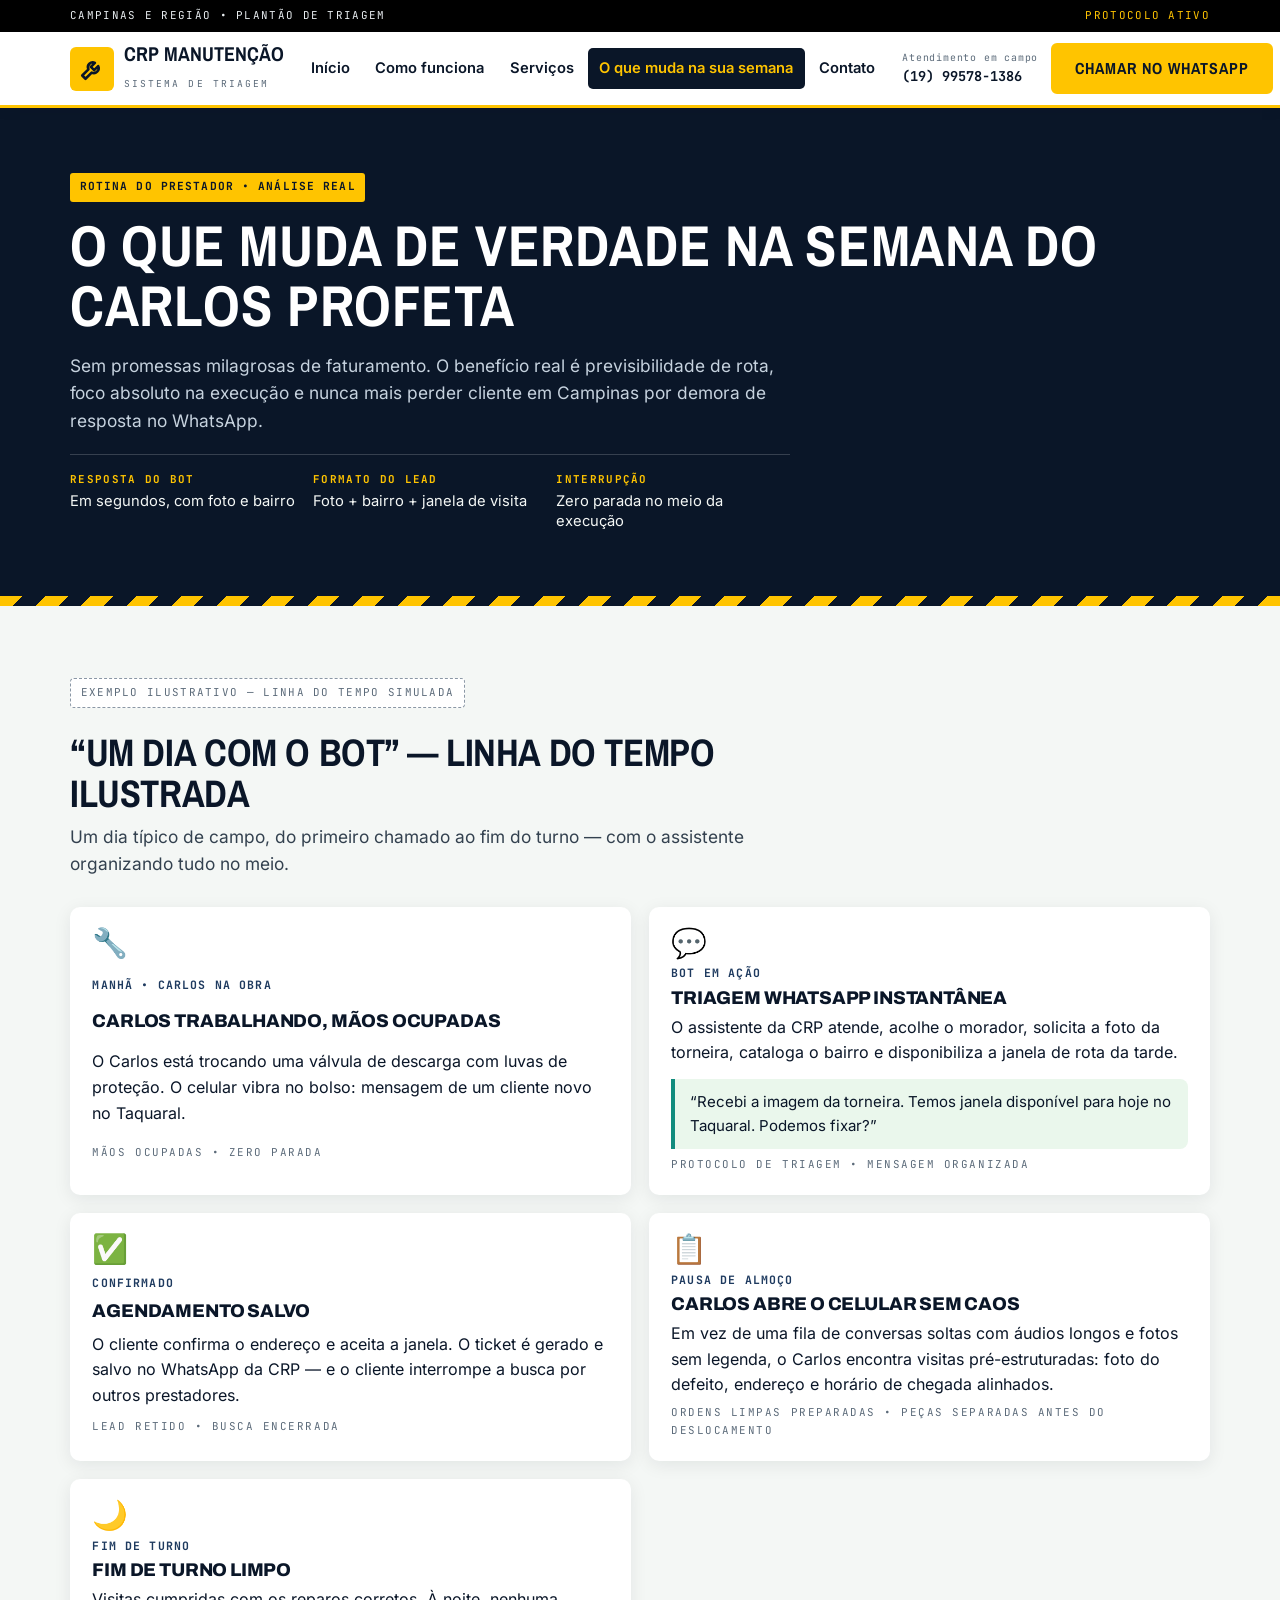
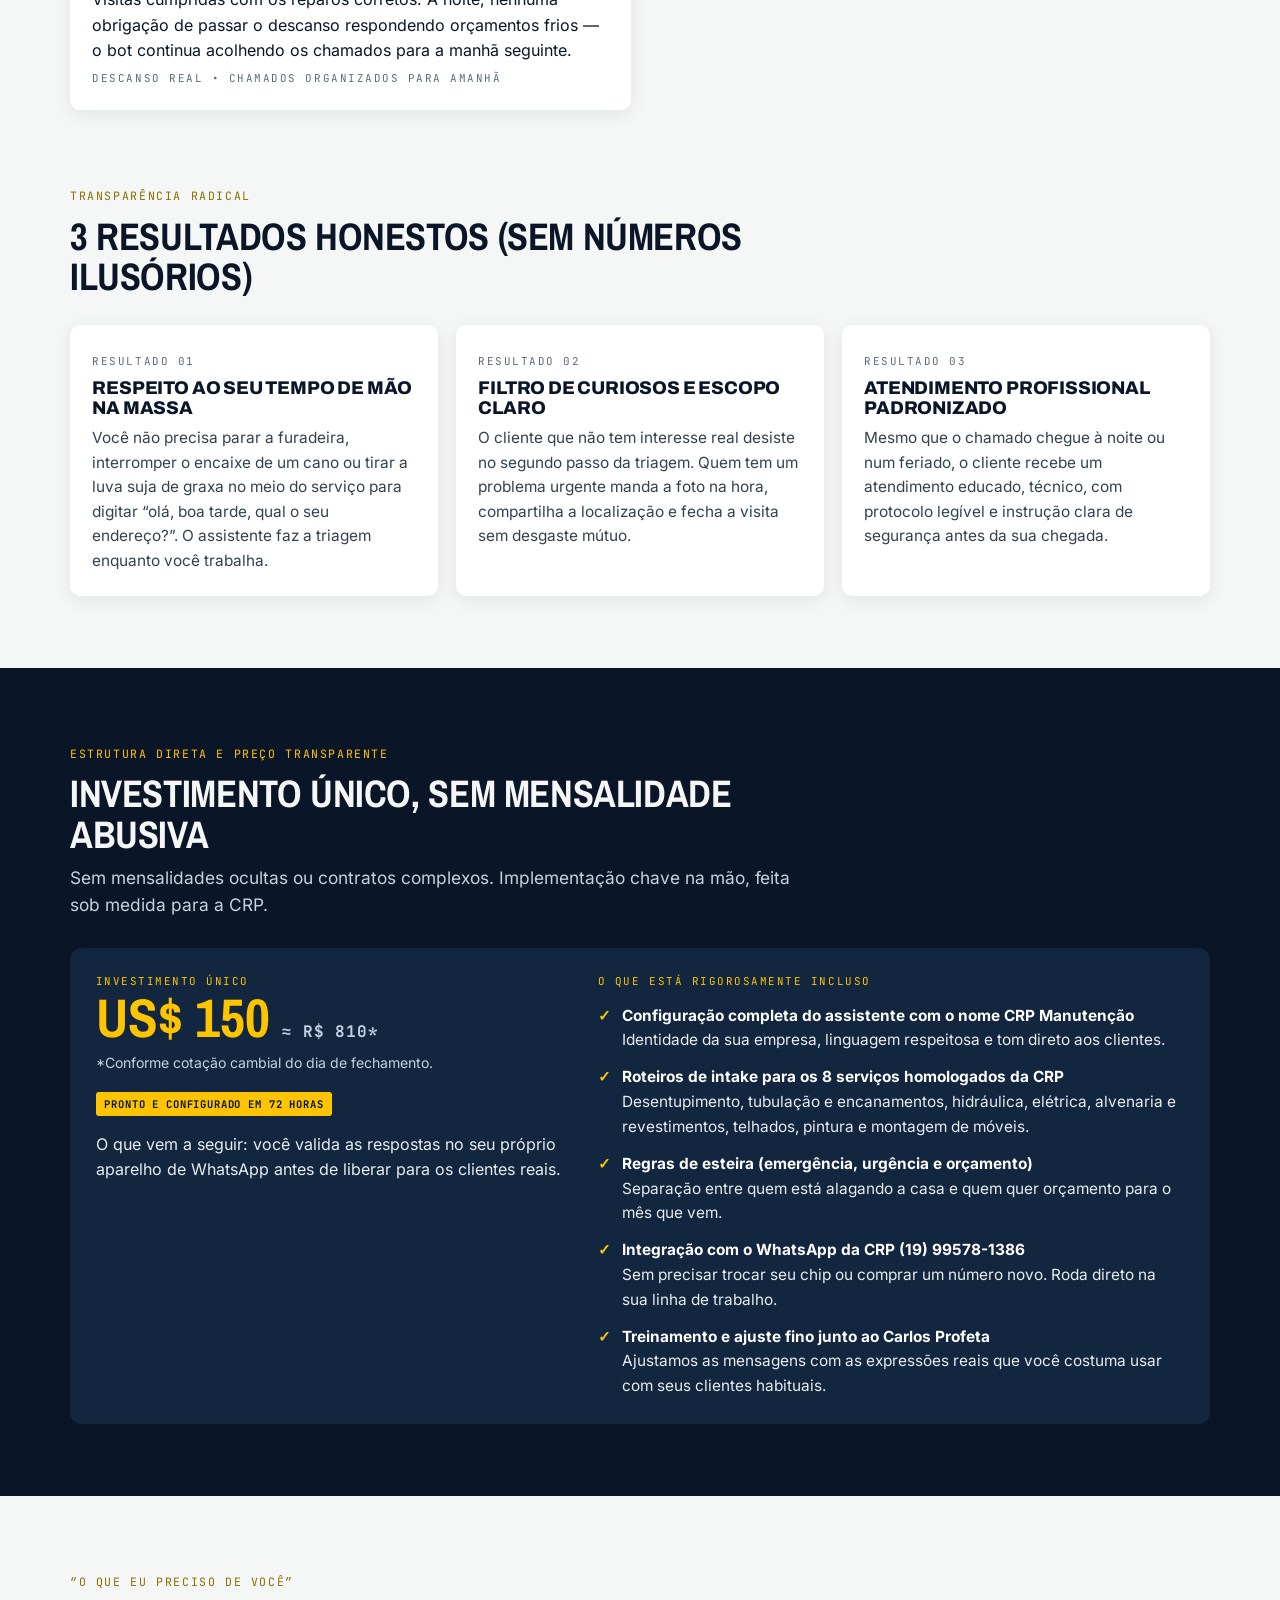
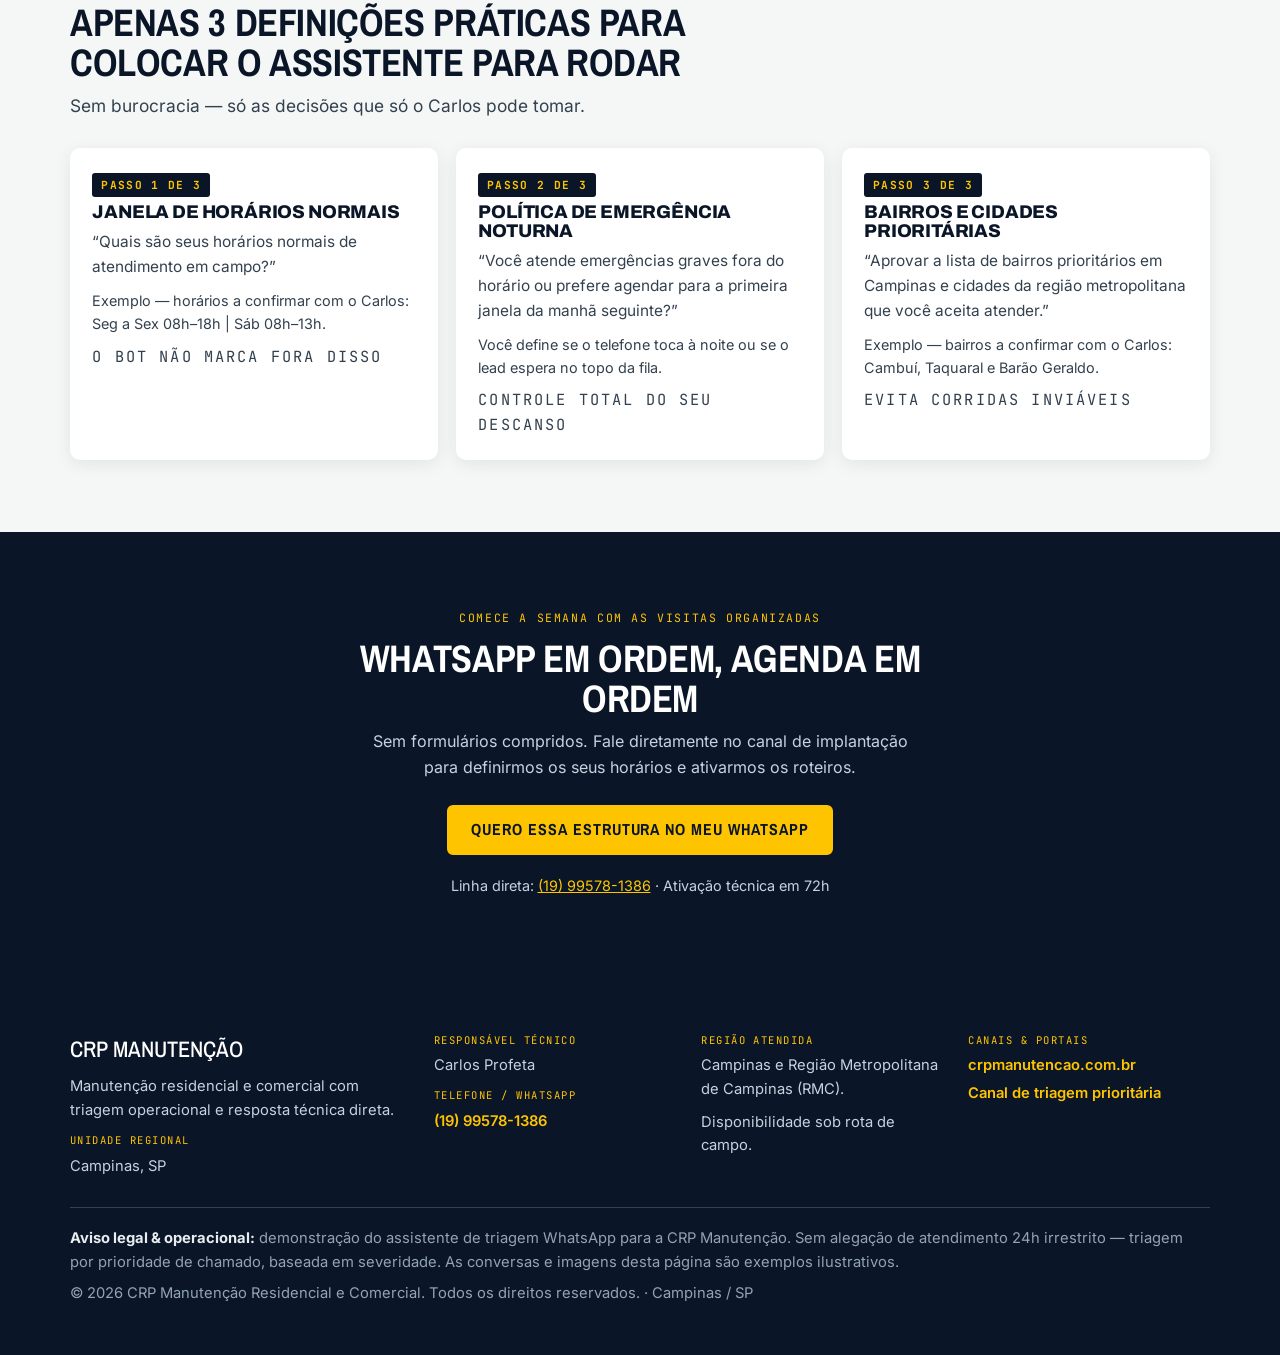
<file: semana.html>
<!DOCTYPE html>
<html lang="pt-BR">
<head>
<meta charset="UTF-8">
<meta name="viewport" content="width=device-width, initial-scale=1.0">
<title>O que muda na sua semana — CRP Manutenção | Assistente no WhatsApp</title>
<meta name="description" content="Previsibilidade de rota, foco na execução e nenhum cliente perdido por demora de resposta. A semana do Carlos Profeta com o assistente de triagem.">
<link rel="stylesheet" href="style.css">
</head>
<body>
<div class="topbar"><div class="wrap"><span>Campinas e região • Plantão de triagem</span><span class="tb-right">Protocolo ativo</span></div></div>
<header class="site-header">
  <div class="wrap header-inner">
    <a class="logo" href="index.html" aria-label="CRP Manutenção — Início">
      <span class="logo-mark" aria-hidden="true"><svg viewBox="0 0 24 24" fill="none" stroke="#0A1628" stroke-width="2.4" stroke-linecap="round" stroke-linejoin="round"><path d="M14.7 6.3a4.5 4.5 0 0 0-6 6L3 18l3 3 5.7-5.7a4.5 4.5 0 0 0 6-6L14 13l-3-3 3.7-3.7z"/></svg></span>
      <span><span class="logo-name" data-business>CRP Manutenção</span><br><span class="logo-sub">Sistema de triagem</span></span>
    </a>
    <button class="nav-toggle" aria-label="Abrir menu" aria-expanded="false">☰</button>
    <nav class="main-nav" aria-label="Navegação principal">
      <ul>
        <li><a href="index.html">Início</a></li>
        <li><a href="como-funciona.html">Como funciona</a></li>
        <li><a href="servicos.html">Serviços</a></li>
        <li><a href="semana.html" class="active">O que muda na sua semana</a></li>
        <li><a href="contato.html">Contato</a></li>
      </ul>
    </nav>
    <div class="header-cta">
      <a class="header-phone" href="tel:+5519995781386"><small>Atendimento em campo</small><span data-phone>(19) 99578-1386</span></a>
      <a class="btn" data-wa data-wa-text="Olá! Quero ver o bot da CRP Manutenção no WhatsApp.">Chamar no WhatsApp</a>
    </div>
  </div>
</header>

<main>
<section class="hero">
  <div class="wrap">
    <span class="chip">Rotina do prestador • Análise real</span>
    <h1>O que muda de verdade na semana do <span data-owner>Carlos Profeta</span></h1>
    <p class="lead" style="max-width:720px">Sem promessas milagrosas de faturamento. O benefício real é previsibilidade de rota, foco absoluto na execução e nunca mais perder cliente em Campinas por demora de resposta no WhatsApp.</p>
    <div class="stat-row" style="max-width:720px">
      <div class="stat"><b>Resposta do bot</b><span>Em segundos, com foto e bairro</span></div>
      <div class="stat"><b>Formato do lead</b><span>Foto + bairro + janela de visita</span></div>
      <div class="stat"><b>Interrupção</b><span>Zero parada no meio da execução</span></div>
    </div>
  </div>
</section>

<hr class="hazard" aria-hidden="true">

<section class="sec-light">
  <div class="wrap">
    <div class="sec-head">
      <span class="example-label">Exemplo ilustrativo — linha do tempo simulada</span>
      <h2>“Um dia com o bot” — linha do tempo ilustrada</h2>
      <p class="lead">Um dia típico de campo, do primeiro chamado ao fim do turno — com o assistente organizando tudo no meio.</p>
    </div>
    <ol class="timeline">
      <li class="tl-step"><span class="tl-icon" aria-hidden="true">🔧</span><span class="tl-time">Manhã • Carlos na obra</span><h3>Carlos trabalhando, mãos ocupadas</h3><p>O Carlos está trocando uma válvula de descarga com luvas de proteção. O celular vibra no bolso: mensagem de um cliente novo no Taquaral.</p><p class="kicker">Mãos ocupadas • Zero parada</p></li>
      <li class="tl-step"><span class="tl-icon" aria-hidden="true">💬</span><span class="tl-time">Bot em ação</span><h3>Triagem WhatsApp instantânea</h3><p>O assistente da CRP atende, acolhe o morador, solicita a foto da torneira, cataloga o bairro e disponibiliza a janela de rota da tarde.</p><div class="tl-quote">“Recebi a imagem da torneira. Temos janela disponível para hoje no Taquaral. Podemos fixar?”</div><p class="kicker">Protocolo de triagem • Mensagem organizada</p></li>
      <li class="tl-step"><span class="tl-icon" aria-hidden="true">✅</span><span class="tl-time">Confirmado</span><h3>Agendamento salvo</h3><p>O cliente confirma o endereço e aceita a janela. O ticket é gerado e salvo no WhatsApp da CRP — e o cliente interrompe a busca por outros prestadores.</p><p class="kicker">Lead retido • Busca encerrada</p></li>
      <li class="tl-step"><span class="tl-icon" aria-hidden="true">📋</span><span class="tl-time">Pausa de almoço</span><h3>Carlos abre o celular sem caos</h3><p>Em vez de uma fila de conversas soltas com áudios longos e fotos sem legenda, o Carlos encontra visitas pré-estruturadas: foto do defeito, endereço e horário de chegada alinhados.</p><p class="kicker">Ordens limpas preparadas • Peças separadas antes do deslocamento</p></li>
      <li class="tl-step"><span class="tl-icon" aria-hidden="true">🌙</span><span class="tl-time">Fim de turno</span><h3>Fim de turno limpo</h3><p>Visitas cumpridas com os reparos corretos. À noite, nenhuma obrigação de passar o descanso respondendo orçamentos frios — o bot continua acolhendo os chamados para a manhã seguinte.</p><p class="kicker">Descanso real • Chamados organizados para amanhã</p></li>
    </ol>
  </div>
</section>

<section class="sec-light" style="padding-top:0">
  <div class="wrap">
    <div class="sec-head">
      <span class="eyebrow" style="color:#8A6D00">Transparência radical</span>
      <h2>3 resultados honestos (sem números ilusórios)</h2>
    </div>
    <div class="grid grid-3">
      <article class="card"><span class="kicker">Resultado 01</span><h3>Respeito ao seu tempo de mão na massa</h3><p>Você não precisa parar a furadeira, interromper o encaixe de um cano ou tirar a luva suja de graxa no meio do serviço para digitar “olá, boa tarde, qual o seu endereço?”. O assistente faz a triagem enquanto você trabalha.</p></article>
      <article class="card"><span class="kicker">Resultado 02</span><h3>Filtro de curiosos e escopo claro</h3><p>O cliente que não tem interesse real desiste no segundo passo da triagem. Quem tem um problema urgente manda a foto na hora, compartilha a localização e fecha a visita sem desgaste mútuo.</p></article>
      <article class="card"><span class="kicker">Resultado 03</span><h3>Atendimento profissional padronizado</h3><p>Mesmo que o chamado chegue à noite ou num feriado, o cliente recebe um atendimento educado, técnico, com protocolo legível e instrução clara de segurança antes da sua chegada.</p></article>
    </div>
  </div>
</section>

<section class="sec-dark">
  <div class="wrap">
    <div class="sec-head">
      <span class="eyebrow">Estrutura direta e preço transparente</span>
      <h2>Investimento único, sem mensalidade abusiva</h2>
      <p class="lead">Sem mensalidades ocultas ou contratos complexos. Implementação chave na mão, feita sob medida para a CRP.</p>
    </div>
    <div class="offer">
      <div>
        <p class="kicker" style="color:var(--yellow)">Investimento único</p>
        <p class="price">US$ 150 <small>≈ R$ 810*</small></p>
        <p style="color:#C6D2DE;font-size:.88rem;margin-top:.4rem">*Conforme cotação cambial do dia de fechamento.</p>
        <p style="margin-top:1rem"><span class="tag">Pronto e configurado em 72 horas</span></p>
        <p style="margin-top:1rem;color:#E8EDF0">O que vem a seguir: você valida as respostas no seu próprio aparelho de WhatsApp antes de liberar para os clientes reais.</p>
      </div>
      <div>
        <p class="kicker" style="color:var(--yellow)">O que está rigorosamente incluso</p>
        <ul>
          <li><b>Configuração completa do assistente com o nome CRP Manutenção</b>Identidade da sua empresa, linguagem respeitosa e tom direto aos clientes.</li>
          <li><b>Roteiros de intake para os 8 serviços homologados da CRP</b>Desentupimento, tubulação e encanamentos, hidráulica, elétrica, alvenaria e revestimentos, telhados, pintura e montagem de móveis.</li>
          <li><b>Regras de esteira (emergência, urgência e orçamento)</b>Separação entre quem está alagando a casa e quem quer orçamento para o mês que vem.</li>
          <li><b>Integração com o WhatsApp da CRP <span data-phone>(19) 99578-1386</span></b>Sem precisar trocar seu chip ou comprar um número novo. Roda direto na sua linha de trabalho.</li>
          <li><b>Treinamento e ajuste fino junto ao Carlos Profeta</b>Ajustamos as mensagens com as expressões reais que você costuma usar com seus clientes habituais.</li>
        </ul>
      </div>
    </div>
  </div>
</section>

<section class="sec-light">
  <div class="wrap">
    <div class="sec-head">
      <span class="eyebrow" style="color:#8A6D00">“O que eu preciso de você”</span>
      <h2>Apenas 3 definições práticas para colocar o assistente para rodar</h2>
      <p class="lead">Sem burocracia — só as decisões que só o Carlos pode tomar.</p>
    </div>
    <div class="grid grid-3">
      <article class="card"><span class="step-num">Passo 1 de 3</span><h3>Janela de horários normais</h3><p>“Quais são seus horários normais de atendimento em campo?”</p><p style="margin-top:.6rem;font-size:.9rem;color:#33414F">Exemplo — horários a confirmar com o Carlos: Seg a Sex 08h–18h | Sáb 08h–13h.</p><p class="kicker" style="margin-top:.6rem">O bot não marca fora disso</p></article>
      <article class="card"><span class="step-num">Passo 2 de 3</span><h3>Política de emergência noturna</h3><p>“Você atende emergências graves fora do horário ou prefere agendar para a primeira janela da manhã seguinte?”</p><p style="margin-top:.6rem;font-size:.9rem;color:#33414F">Você define se o telefone toca à noite ou se o lead espera no topo da fila.</p><p class="kicker" style="margin-top:.6rem">Controle total do seu descanso</p></article>
      <article class="card"><span class="step-num">Passo 3 de 3</span><h3>Bairros e cidades prioritárias</h3><p>“Aprovar a lista de bairros prioritários em Campinas e cidades da região metropolitana que você aceita atender.”</p><p style="margin-top:.6rem;font-size:.9rem;color:#33414F">Exemplo — bairros a confirmar com o Carlos: Cambuí, Taquaral e Barão Geraldo.</p><p class="kicker" style="margin-top:.6rem">Evita corridas inviáveis</p></article>
    </div>
  </div>
</section>

<section class="cta-band">
  <div class="wrap">
    <span class="eyebrow">Comece a semana com as visitas organizadas</span>
    <h2>WhatsApp em ordem, agenda em ordem</h2>
    <p>Sem formulários compridos. Fale diretamente no canal de implantação para definirmos os seus horários e ativarmos os roteiros.</p>
    <a class="btn" data-wa data-wa-text="Olá! Quero essa estrutura no meu WhatsApp.">Quero essa estrutura no meu WhatsApp</a>
    <p style="margin-top:1rem;font-size:.9rem">Linha direta: <a href="tel:+5519995781386" style="color:var(--yellow)" data-phone>(19) 99578-1386</a> · Ativação técnica em 72h</p>
  </div>
</section>
</main>

<footer class="site-footer">
  <div class="wrap">
    <div class="f-grid">
      <div>
        <p class="f-brand" data-business>CRP Manutenção</p>
        <p style="margin-top:.5rem">Manutenção residencial e comercial com triagem operacional e resposta técnica direta.</p>
        <p style="margin-top:.6rem"><span class="f-label">Unidade regional</span>Campinas, SP</p>
      </div>
      <div>
        <span class="f-label">Responsável técnico</span>
        <p><span data-owner>Carlos Profeta</span></p>
        <p style="margin-top:.6rem"><span class="f-label">Telefone / WhatsApp</span><a href="tel:+5519995781386" data-phone>(19) 99578-1386</a></p>
      </div>
      <div>
        <span class="f-label">Região atendida</span>
        <p>Campinas e Região Metropolitana de Campinas (RMC).</p>
        <p style="margin-top:.6rem">Disponibilidade sob rota de campo.</p>
      </div>
      <div>
        <span class="f-label">Canais &amp; portais</span>
        <ul>
          <li><a data-site href="https://crpmanutencao.com.br">crpmanutencao.com.br</a></li>
          <li><a data-wa data-wa-text="Olá! Quero abrir um chamado com a CRP Manutenção.">Canal de triagem prioritária</a></li>
        </ul>
      </div>
    </div>
    <div class="legal">
      <p><strong style="color:#E8EDF0">Aviso legal &amp; operacional:</strong> demonstração do assistente de triagem WhatsApp para a <span data-business>CRP Manutenção</span>. Sem alegação de atendimento 24h irrestrito — triagem por prioridade de chamado, baseada em severidade. As conversas e imagens desta página são exemplos ilustrativos.</p>
      <p>© <span data-year>2026</span> <span data-business>CRP Manutenção</span> Residencial e Comercial. Todos os direitos reservados. · Campinas / SP</p>
    </div>
  </div>
</footer>
<a class="sticky-cta" data-wa data-wa-text="Olá! Quero ver o bot da CRP Manutenção no WhatsApp.">Chamar no WhatsApp · <span data-phone>(19) 99578-1386</span></a>
<script src="app.js"></script>
</body>
</html>
</file>
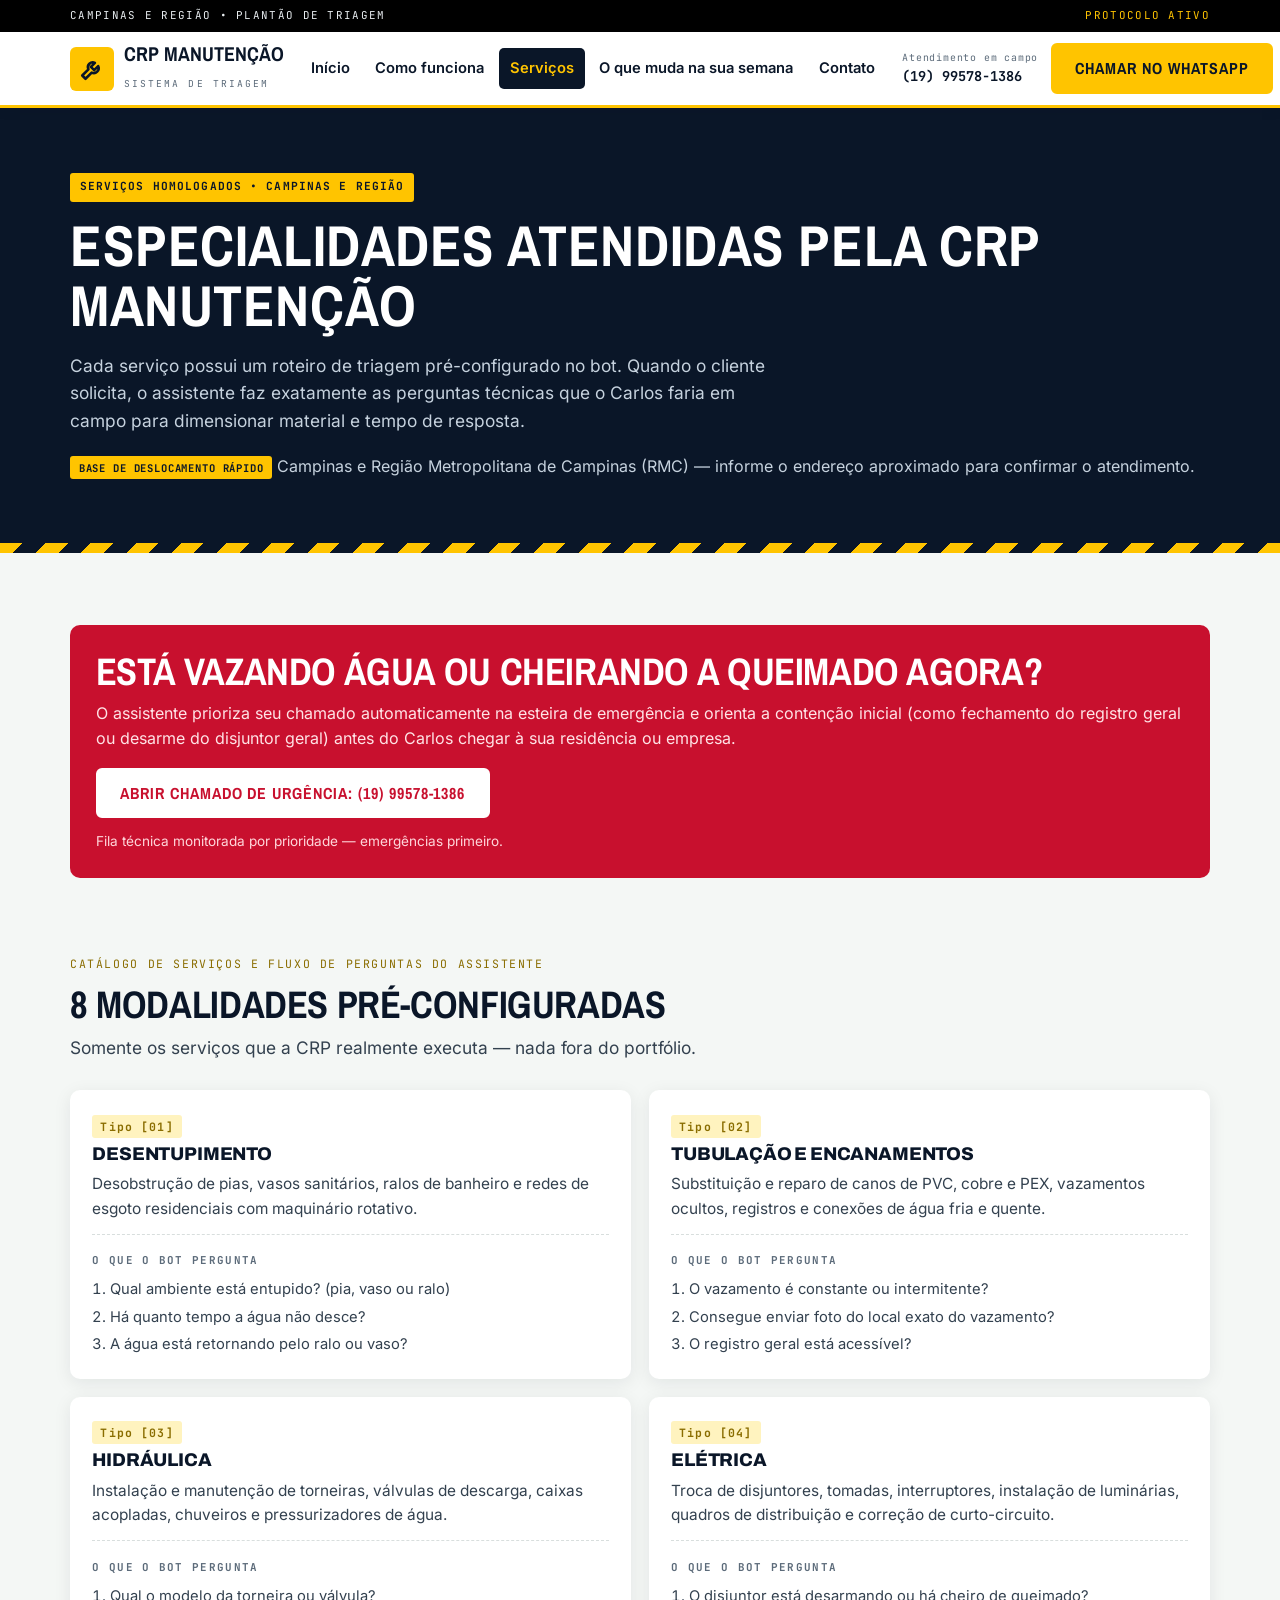
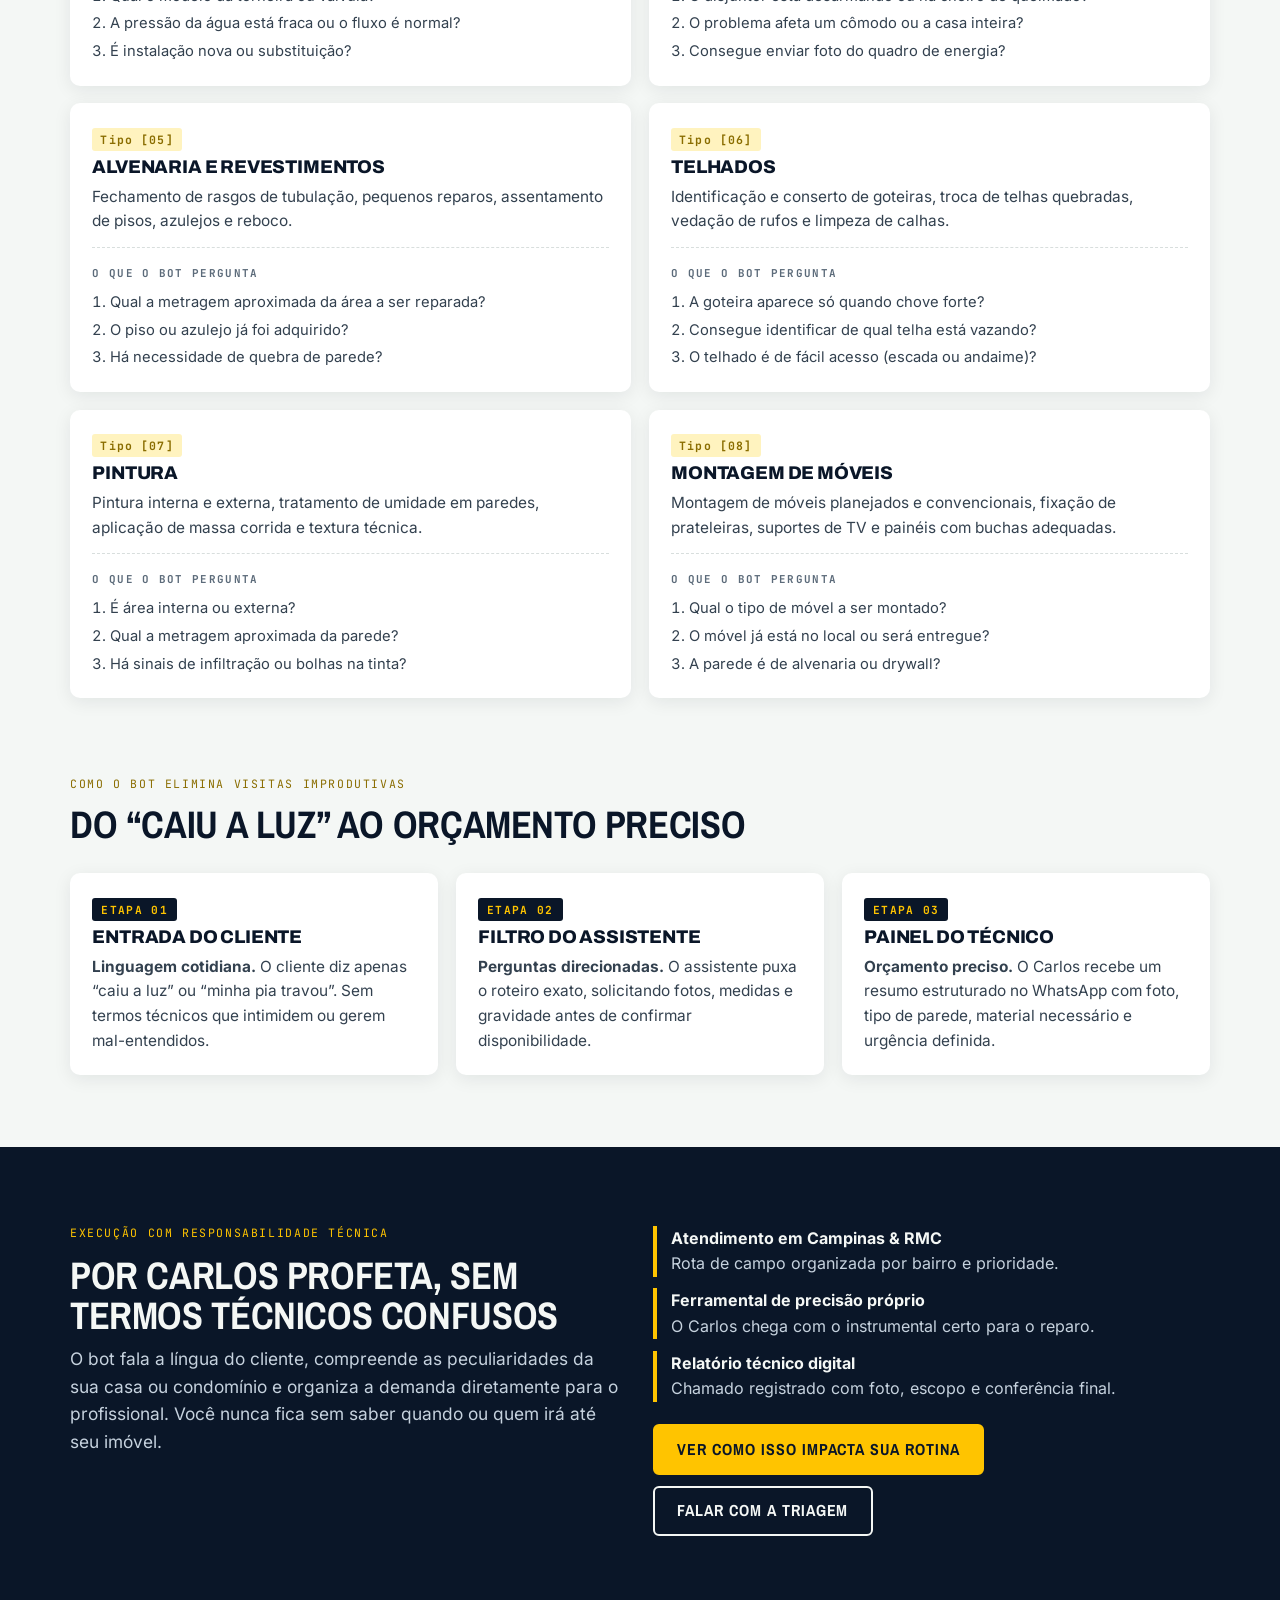
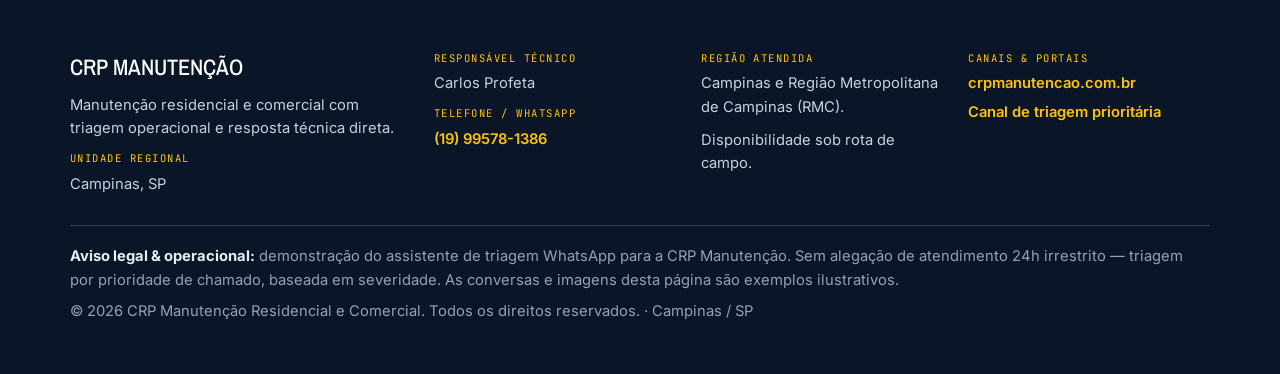
<file: servicos.html>
<!DOCTYPE html>
<html lang="pt-BR">
<head>
<meta charset="UTF-8">
<meta name="viewport" content="width=device-width, initial-scale=1.0">
<title>Serviços — CRP Manutenção | Desentupimento, hidráulica, elétrica e mais</title>
<meta name="description" content="Os 8 serviços da CRP Manutenção em Campinas, cada um com o roteiro de triagem que o bot aplica no WhatsApp antes da visita.">
<link rel="stylesheet" href="style.css">
</head>
<body>
<div class="topbar"><div class="wrap"><span>Campinas e região • Plantão de triagem</span><span class="tb-right">Protocolo ativo</span></div></div>
<header class="site-header">
  <div class="wrap header-inner">
    <a class="logo" href="index.html" aria-label="CRP Manutenção — Início">
      <span class="logo-mark" aria-hidden="true"><svg viewBox="0 0 24 24" fill="none" stroke="#0A1628" stroke-width="2.4" stroke-linecap="round" stroke-linejoin="round"><path d="M14.7 6.3a4.5 4.5 0 0 0-6 6L3 18l3 3 5.7-5.7a4.5 4.5 0 0 0 6-6L14 13l-3-3 3.7-3.7z"/></svg></span>
      <span><span class="logo-name" data-business>CRP Manutenção</span><br><span class="logo-sub">Sistema de triagem</span></span>
    </a>
    <button class="nav-toggle" aria-label="Abrir menu" aria-expanded="false">☰</button>
    <nav class="main-nav" aria-label="Navegação principal">
      <ul>
        <li><a href="index.html">Início</a></li>
        <li><a href="como-funciona.html">Como funciona</a></li>
        <li><a href="servicos.html" class="active">Serviços</a></li>
        <li><a href="semana.html">O que muda na sua semana</a></li>
        <li><a href="contato.html">Contato</a></li>
      </ul>
    </nav>
    <div class="header-cta">
      <a class="header-phone" href="tel:+5519995781386"><small>Atendimento em campo</small><span data-phone>(19) 99578-1386</span></a>
      <a class="btn" data-wa data-wa-text="Olá! Quero ver o bot da CRP Manutenção no WhatsApp.">Chamar no WhatsApp</a>
    </div>
  </div>
</header>

<main>
<section class="hero">
  <div class="wrap">
    <span class="chip">Serviços homologados • Campinas e região</span>
    <h1>Especialidades atendidas pela CRP Manutenção</h1>
    <p class="lead" style="max-width:720px">Cada serviço possui um roteiro de triagem pré-configurado no bot. Quando o cliente solicita, o assistente faz exatamente as perguntas técnicas que o Carlos faria em campo para dimensionar material e tempo de resposta.</p>
    <p style="margin-top:1rem"><span class="tag">Base de deslocamento rápido</span> <span style="color:#C6D2DE">Campinas e Região Metropolitana de Campinas (RMC) — informe o endereço aproximado para confirmar o atendimento.</span></p>
  </div>
</section>

<hr class="hazard" aria-hidden="true">

<section class="sec-light">
  <div class="wrap">
    <div class="banner-red">
      <h2>Está vazando água ou cheirando a queimado agora?</h2>
      <p>O assistente prioriza seu chamado automaticamente na esteira de emergência e orienta a contenção inicial (como fechamento do registro geral ou desarme do disjuntor geral) antes do Carlos chegar à sua residência ou empresa.</p>
      <a class="btn" data-wa data-wa-text="Olá! É uma urgência — está vazando água / cheirando a queimado aqui. Preciso de ajuda agora.">Abrir chamado de urgência: <span data-phone>(19) 99578-1386</span></a>
      <p style="margin:.8rem 0 0;font-size:.85rem;color:#FFD7DB">Fila técnica monitorada por prioridade — emergências primeiro.</p>
    </div>
  </div>
</section>

<section class="sec-light" style="padding-top:0">
  <div class="wrap">
    <div class="sec-head">
      <span class="eyebrow" style="color:#8A6D00">Catálogo de serviços e fluxo de perguntas do assistente</span>
      <h2>8 modalidades pré-configuradas</h2>
      <p class="lead">Somente os serviços que a CRP realmente executa — nada fora do portfólio.</p>
    </div>
    <div class="grid grid-2" style="gap:1.1rem">
      <article class="card"><span class="svc-num">Tipo [01]</span><h3>Desentupimento</h3><p>Desobstrução de pias, vasos sanitários, ralos de banheiro e redes de esgoto residenciais com maquinário rotativo.</p><div class="svc-questions"><b>O que o bot pergunta</b><ol><li>Qual ambiente está entupido? (pia, vaso ou ralo)</li><li>Há quanto tempo a água não desce?</li><li>A água está retornando pelo ralo ou vaso?</li></ol></div></article>
      <article class="card"><span class="svc-num">Tipo [02]</span><h3>Tubulação e encanamentos</h3><p>Substituição e reparo de canos de PVC, cobre e PEX, vazamentos ocultos, registros e conexões de água fria e quente.</p><div class="svc-questions"><b>O que o bot pergunta</b><ol><li>O vazamento é constante ou intermitente?</li><li>Consegue enviar foto do local exato do vazamento?</li><li>O registro geral está acessível?</li></ol></div></article>
      <article class="card"><span class="svc-num">Tipo [03]</span><h3>Hidráulica</h3><p>Instalação e manutenção de torneiras, válvulas de descarga, caixas acopladas, chuveiros e pressurizadores de água.</p><div class="svc-questions"><b>O que o bot pergunta</b><ol><li>Qual o modelo da torneira ou válvula?</li><li>A pressão da água está fraca ou o fluxo é normal?</li><li>É instalação nova ou substituição?</li></ol></div></article>
      <article class="card"><span class="svc-num">Tipo [04]</span><h3>Elétrica</h3><p>Troca de disjuntores, tomadas, interruptores, instalação de luminárias, quadros de distribuição e correção de curto-circuito.</p><div class="svc-questions"><b>O que o bot pergunta</b><ol><li>O disjuntor está desarmando ou há cheiro de queimado?</li><li>O problema afeta um cômodo ou a casa inteira?</li><li>Consegue enviar foto do quadro de energia?</li></ol></div></article>
      <article class="card"><span class="svc-num">Tipo [05]</span><h3>Alvenaria e revestimentos</h3><p>Fechamento de rasgos de tubulação, pequenos reparos, assentamento de pisos, azulejos e reboco.</p><div class="svc-questions"><b>O que o bot pergunta</b><ol><li>Qual a metragem aproximada da área a ser reparada?</li><li>O piso ou azulejo já foi adquirido?</li><li>Há necessidade de quebra de parede?</li></ol></div></article>
      <article class="card"><span class="svc-num">Tipo [06]</span><h3>Telhados</h3><p>Identificação e conserto de goteiras, troca de telhas quebradas, vedação de rufos e limpeza de calhas.</p><div class="svc-questions"><b>O que o bot pergunta</b><ol><li>A goteira aparece só quando chove forte?</li><li>Consegue identificar de qual telha está vazando?</li><li>O telhado é de fácil acesso (escada ou andaime)?</li></ol></div></article>
      <article class="card"><span class="svc-num">Tipo [07]</span><h3>Pintura</h3><p>Pintura interna e externa, tratamento de umidade em paredes, aplicação de massa corrida e textura técnica.</p><div class="svc-questions"><b>O que o bot pergunta</b><ol><li>É área interna ou externa?</li><li>Qual a metragem aproximada da parede?</li><li>Há sinais de infiltração ou bolhas na tinta?</li></ol></div></article>
      <article class="card"><span class="svc-num">Tipo [08]</span><h3>Montagem de móveis</h3><p>Montagem de móveis planejados e convencionais, fixação de prateleiras, suportes de TV e painéis com buchas adequadas.</p><div class="svc-questions"><b>O que o bot pergunta</b><ol><li>Qual o tipo de móvel a ser montado?</li><li>O móvel já está no local ou será entregue?</li><li>A parede é de alvenaria ou drywall?</li></ol></div></article>
    </div>
  </div>
</section>

<section class="sec-light" style="padding-top:0">
  <div class="wrap">
    <div class="sec-head">
      <span class="eyebrow" style="color:#8A6D00">Como o bot elimina visitas improdutivas</span>
      <h2>Do “caiu a luz” ao orçamento preciso</h2>
    </div>
    <div class="grid grid-3">
      <article class="card"><span class="step-num">Etapa 01</span><h3>Entrada do cliente</h3><p><b>Linguagem cotidiana.</b> O cliente diz apenas “caiu a luz” ou “minha pia travou”. Sem termos técnicos que intimidem ou gerem mal-entendidos.</p></article>
      <article class="card"><span class="step-num">Etapa 02</span><h3>Filtro do assistente</h3><p><b>Perguntas direcionadas.</b> O assistente puxa o roteiro exato, solicitando fotos, medidas e gravidade antes de confirmar disponibilidade.</p></article>
      <article class="card"><span class="step-num">Etapa 03</span><h3>Painel do técnico</h3><p><b>Orçamento preciso.</b> O Carlos recebe um resumo estruturado no WhatsApp com foto, tipo de parede, material necessário e urgência definida.</p></article>
    </div>
  </div>
</section>

<section class="sec-dark">
  <div class="wrap split-2">
    <div>
      <span class="eyebrow">Execução com responsabilidade técnica</span>
      <h2 style="margin:.6rem 0">Por <span data-owner>Carlos Profeta</span>, sem termos técnicos confusos</h2>
      <p class="lead">O bot fala a língua do cliente, compreende as peculiaridades da sua casa ou condomínio e organiza a demanda diretamente para o profissional. Você nunca fica sem saber quando ou quem irá até seu imóvel.</p>
    </div>
    <div>
      <ul style="list-style:none;display:grid;gap:.7rem;margin-top:.4rem">
        <li style="border-left:4px solid var(--yellow);padding-left:.9rem"><b>Atendimento em Campinas &amp; RMC</b><br><span style="color:#C6D2DE">Rota de campo organizada por bairro e prioridade.</span></li>
        <li style="border-left:4px solid var(--yellow);padding-left:.9rem"><b>Ferramental de precisão próprio</b><br><span style="color:#C6D2DE">O Carlos chega com o instrumental certo para o reparo.</span></li>
        <li style="border-left:4px solid var(--yellow);padding-left:.9rem"><b>Relatório técnico digital</b><br><span style="color:#C6D2DE">Chamado registrado com foto, escopo e conferência final.</span></li>
      </ul>
      <div style="margin-top:1.4rem;display:flex;flex-wrap:wrap;gap:.7rem">
        <a class="btn" href="semana.html">Ver como isso impacta sua rotina</a>
        <a class="btn btn-ghost" data-wa data-wa-text="Olá! Quero falar com a triagem da CRP Manutenção.">Falar com a triagem</a>
      </div>
    </div>
  </div>
</section>
</main>

<footer class="site-footer">
  <div class="wrap">
    <div class="f-grid">
      <div>
        <p class="f-brand" data-business>CRP Manutenção</p>
        <p style="margin-top:.5rem">Manutenção residencial e comercial com triagem operacional e resposta técnica direta.</p>
        <p style="margin-top:.6rem"><span class="f-label">Unidade regional</span>Campinas, SP</p>
      </div>
      <div>
        <span class="f-label">Responsável técnico</span>
        <p><span data-owner>Carlos Profeta</span></p>
        <p style="margin-top:.6rem"><span class="f-label">Telefone / WhatsApp</span><a href="tel:+5519995781386" data-phone>(19) 99578-1386</a></p>
      </div>
      <div>
        <span class="f-label">Região atendida</span>
        <p>Campinas e Região Metropolitana de Campinas (RMC).</p>
        <p style="margin-top:.6rem">Disponibilidade sob rota de campo.</p>
      </div>
      <div>
        <span class="f-label">Canais &amp; portais</span>
        <ul>
          <li><a data-site href="https://crpmanutencao.com.br">crpmanutencao.com.br</a></li>
          <li><a data-wa data-wa-text="Olá! Quero abrir um chamado com a CRP Manutenção.">Canal de triagem prioritária</a></li>
        </ul>
      </div>
    </div>
    <div class="legal">
      <p><strong style="color:#E8EDF0">Aviso legal &amp; operacional:</strong> demonstração do assistente de triagem WhatsApp para a <span data-business>CRP Manutenção</span>. Sem alegação de atendimento 24h irrestrito — triagem por prioridade de chamado, baseada em severidade. As conversas e imagens desta página são exemplos ilustrativos.</p>
      <p>© <span data-year>2026</span> <span data-business>CRP Manutenção</span> Residencial e Comercial. Todos os direitos reservados. · Campinas / SP</p>
    </div>
  </div>
</footer>
<a class="sticky-cta" data-wa data-wa-text="Olá! Quero ver o bot da CRP Manutenção no WhatsApp.">Chamar no WhatsApp · <span data-phone>(19) 99578-1386</span></a>
<script src="app.js"></script>
</body>
</html>
</file>
<file: style.css>
@import url("assets/fonts/fonts.css");

/* CRP Manutenção — "Plantão noturno" — phone-first responsive */
:root{
  --navy:#0A1628; --navy2:#12263F; --navy3:#1E3A5F;
  --yellow:#FFC400; --paper:#F4F7F5; --ink:#0A1628;
  --grey:#5C6B7A; --grey-lt:#8A97A5; --line:#D8DEDD;
  --green:#25D366; --green-dk:#128C7E; --red:#C8102E;
  --wa-bg:#EFEAE2; --bubble-in:#FFFFFF; --bubble-out:#D9FDD3;
  --radius:10px;
  --font-display:"Archivo Narrow","Archivo",sans-serif;
  --font-head:"Archivo",sans-serif;
  --font-body:"Inter",sans-serif;
  --font-mono:"JetBrains Mono",monospace;
}
*{box-sizing:border-box;margin:0;padding:0}
html{scroll-behavior:smooth}
html,body{overflow-x:hidden}
body{font-family:var(--font-body);font-size:16px;line-height:1.6;color:var(--ink);background:var(--paper)}
img{max-width:100%;height:auto;display:block}
a{color:inherit}
.wrap{width:min(1140px,92%);margin:0 auto}
.hero-grid>*,.grid>*,.ba-grid>*,.timeline>*,.offer>*,.split-2>*{min-width:0}
.phone{min-width:0}
h1,h2,h3{font-family:var(--font-head);font-weight:800;text-transform:uppercase;line-height:1.05;letter-spacing:-.01em}
h1{font-family:var(--font-display);font-weight:700;font-size:clamp(2rem,7.2vw,3.6rem);letter-spacing:.01em}
h2{font-family:var(--font-display);font-weight:700;font-size:clamp(1.6rem,5vw,2.4rem)}
h3{font-size:1.15rem}
.eyebrow{font-family:var(--font-mono);font-size:.72rem;letter-spacing:.14em;text-transform:uppercase;color:var(--yellow)}
.lead{font-size:1.08rem;color:#33414F}
.mono{font-family:var(--font-mono)}
section{padding:clamp(2.4rem,6vw,4.5rem) 0}
.sec-dark{background:var(--navy);color:var(--paper)}
.sec-dark .lead{color:#C6D2DE}
.sec-light{background:var(--paper)}
.hazard{height:10px;background:repeating-linear-gradient(-45deg,var(--yellow) 0 16px,var(--navy) 16px 32px);border:0}
.chip{display:inline-block;font-family:var(--font-mono);font-size:.7rem;letter-spacing:.1em;text-transform:uppercase;background:var(--yellow);color:var(--navy);padding:.35rem .6rem;font-weight:700;border-radius:3px}
.btn{display:inline-block;font-family:var(--font-display);font-weight:700;text-transform:uppercase;letter-spacing:.06em;text-decoration:none;text-align:center;background:var(--yellow);color:var(--navy);padding:.85rem 1.4rem;border-radius:6px;border:2px solid var(--yellow);cursor:pointer;font-size:1rem;line-height:1.2}
.btn:hover{background:#FFD633}
.btn-ghost{background:transparent;color:var(--paper);border-color:var(--paper)}
.btn-ghost:hover{background:rgba(255,255,255,.12)}
.btn-green{background:var(--green);border-color:var(--green);color:#06281A}
.btn-green:hover{background:#4BE07F}
.btn-block{width:100%}

/* ---------- top bar + header ---------- */
.topbar{background:#000;color:#E8EDF0;font-family:var(--font-mono);font-size:.68rem;letter-spacing:.12em;text-transform:uppercase}
.topbar .wrap{display:flex;justify-content:space-between;gap:1rem;padding:.45rem 0}
.topbar .tb-right{color:var(--yellow)}
.site-header{background:#fff;position:sticky;top:0;z-index:50;border-bottom:3px solid var(--yellow);box-shadow:0 2px 12px rgba(10,22,40,.08)}
.header-inner{display:flex;align-items:center;gap:1rem;padding:.7rem 0}
.logo{display:flex;align-items:center;gap:.6rem;text-decoration:none;flex-shrink:0}
.logo-mark{width:44px;height:44px;background:var(--yellow);border-radius:6px;display:flex;align-items:center;justify-content:center;flex-shrink:0}
.logo-mark svg{width:26px;height:26px}
.logo-name{font-family:var(--font-display);font-weight:700;font-size:1.25rem;line-height:1;text-transform:uppercase;color:var(--navy)}
.logo-sub{font-family:var(--font-mono);font-size:.6rem;letter-spacing:.22em;color:var(--grey);text-transform:uppercase}
.main-nav{margin-left:auto}
.main-nav ul{display:flex;list-style:none;gap:.2rem}
.main-nav a{display:block;padding:.55rem .7rem;text-decoration:none;font-weight:600;font-size:.92rem;color:var(--navy);border-radius:5px;white-space:nowrap}
.main-nav a:hover,.main-nav a.active{background:var(--navy);color:var(--yellow)}
.header-cta{display:flex;align-items:center;gap:.8rem;flex-shrink:0}
.header-phone{font-family:var(--font-mono);font-size:.85rem;font-weight:700;color:var(--navy);text-decoration:none;white-space:nowrap}
.header-phone small{display:block;font-size:.62rem;font-weight:400;color:var(--grey);letter-spacing:.08em}
.nav-toggle{display:none;background:var(--navy);color:var(--yellow);border:0;border-radius:6px;width:44px;height:44px;font-size:1.35rem;cursor:pointer;flex-shrink:0}

/* ---------- hero ---------- */
.hero{background:var(--navy);color:var(--paper);padding:clamp(2.2rem,5vw,4rem) 0}
.hero-grid{display:grid;grid-template-columns:1fr;gap:2.2rem;align-items:start}
.hero h1{color:#fff;margin:.8rem 0 1rem}
.hero h1 .hl{color:var(--yellow)}
.hero .lead{color:#C6D2DE;margin-bottom:1.2rem}
.hero-links{display:flex;flex-wrap:wrap;gap:.8rem;margin:1.2rem 0 1.6rem}
.stat-row{display:grid;grid-template-columns:repeat(3,1fr);gap:.6rem;border-top:1px solid rgba(255,255,255,.18);padding-top:1rem}
.stat b{display:block;font-family:var(--font-mono);font-size:.68rem;letter-spacing:.12em;text-transform:uppercase;color:var(--yellow);margin-bottom:.25rem}
.stat span{font-size:.92rem;line-height:1.35;display:block}
.hero-note{font-size:.85rem;color:var(--grey-lt);margin-top:1rem}

/* ---------- phone / chat mock ---------- */
.phone{max-width:430px;width:100%;margin:0 auto;background:#fff;border-radius:26px;overflow:hidden;box-shadow:0 24px 60px rgba(0,0,0,.45);border:6px solid #1B2A3D}
.phone-head{background:var(--green-dk);color:#fff;padding:.7rem .9rem;display:flex;align-items:center;gap:.6rem}
.phone-head .avatar{width:38px;height:38px;border-radius:50%;background:var(--yellow);color:var(--navy);font-family:var(--font-display);font-weight:700;display:flex;align-items:center;justify-content:center;font-size:1rem;flex-shrink:0}
.phone-head .ph-name{font-weight:700;font-size:.95rem;line-height:1.2}
.phone-head .ph-status{font-size:.72rem;opacity:.85}
.scenario-tabs{display:flex;gap:.4rem;padding:.6rem .7rem;background:#F0F2F5;overflow-x:auto;scrollbar-width:thin;-webkit-overflow-scrolling:touch}
.scenario-tabs button{flex:0 0 auto;font-family:var(--font-mono);font-size:.72rem;font-weight:700;letter-spacing:.04em;text-transform:uppercase;padding:.5rem .7rem;border-radius:20px;border:1.5px solid var(--navy3);background:#fff;color:var(--navy);cursor:pointer;white-space:nowrap}
.scenario-tabs button.active{background:var(--navy);color:var(--yellow);border-color:var(--navy)}
.chat-body{background:var(--wa-bg);padding:.9rem .8rem;min-height:340px;max-height:460px;overflow-y:auto;display:flex;flex-direction:column;gap:.55rem}
.chat-date{align-self:center;font-family:var(--font-mono);font-size:.65rem;letter-spacing:.1em;background:#D7E3EE;color:#41525F;padding:.25rem .7rem;border-radius:12px;text-transform:uppercase}
.msg{max-width:86%;padding:.55rem .7rem;border-radius:10px;font-size:.92rem;line-height:1.45;box-shadow:0 1px 1px rgba(0,0,0,.12);animation:slidein .18s ease-out}
@keyframes slidein{from{opacity:0;transform:translateY(6px)}to{opacity:1;transform:none}}
.msg.in{align-self:flex-start;background:var(--bubble-in);border-top-left-radius:2px}
.msg.out{align-self:flex-end;background:var(--bubble-out);border-top-right-radius:2px}
.msg .m-time{display:block;text-align:right;font-family:var(--font-mono);font-size:.62rem;color:#7A8A99;margin-top:.2rem}
.msg .m-ticks{color:#53BDEB;font-weight:700}
.msg.evidence{padding:.4rem}
.msg.evidence img{border-radius:8px;width:100%}
.msg.evidence figcaption{font-family:var(--font-mono);font-size:.62rem;color:#5C6B7A;padding:.35rem .2rem 0;line-height:1.4}
.pill{display:inline-block;font-family:var(--font-mono);font-size:.66rem;font-weight:700;letter-spacing:.08em;padding:.2rem .5rem;border-radius:3px;text-transform:uppercase}
.pill-red{background:var(--red);color:#fff}
.pill-yellow{background:var(--yellow);color:var(--navy)}
.pill-grey{background:#5C6B7A;color:#fff}
.pill-green{background:var(--green);color:#06281A}
.typing{align-self:flex-start;background:#fff;border-radius:10px;padding:.6rem .8rem;display:inline-flex;gap:4px;align-items:center}
.typing i{width:7px;height:7px;border-radius:50%;background:#9AA7B2;animation:blink 1s infinite}
.typing i:nth-child(2){animation-delay:.2s}.typing i:nth-child(3){animation-delay:.4s}
@keyframes blink{0%,100%{opacity:.3}50%{opacity:1}}
.ticket{background:#fff;border:1.5px solid var(--navy);border-radius:8px;padding:.8rem .9rem;font-size:.88rem;align-self:stretch;box-shadow:3px 3px 0 var(--yellow)}
.ticket .t-head{display:flex;justify-content:space-between;gap:.5rem;font-family:var(--font-mono);font-size:.72rem;font-weight:700;letter-spacing:.06em;text-transform:uppercase;border-bottom:1px dashed var(--line);padding-bottom:.45rem;margin-bottom:.5rem;flex-wrap:wrap}
.ticket dl{display:grid;grid-template-columns:auto 1fr;gap:.15rem .8rem}
.ticket dt{font-family:var(--font-mono);font-size:.68rem;color:var(--grey);text-transform:uppercase;letter-spacing:.06em}
.ticket dd{font-weight:600}
.ticket .t-note{margin-top:.55rem;font-size:.84rem;color:#2C4A2E;background:#EAF7EC;border-radius:6px;padding:.45rem .6rem}
.chat-foot{display:flex;gap:.5rem;padding:.7rem .8rem;background:#F0F2F5;align-items:center}
.chat-foot .replay{flex:1;font-family:var(--font-display);font-weight:700;text-transform:uppercase;letter-spacing:.05em;background:var(--navy);color:var(--yellow);border:0;border-radius:6px;padding:.65rem;cursor:pointer;font-size:.9rem}
.chat-foot .replay:hover{background:var(--navy3)}
.phone-note{font-size:.82rem;color:var(--grey-lt);text-align:center;margin-top:.7rem}

/* ---------- cards / grids ---------- */
.grid{display:grid;grid-template-columns:1fr;gap:1.1rem}
.card{background:#fff;border-radius:var(--radius);padding:1.4rem;box-shadow:0 4px 18px rgba(10,22,40,.08)}
.card h3{margin:.4rem 0 .5rem}
.card p{color:#33414F;font-size:.96rem}
.kicker{font-family:var(--font-mono);font-size:.68rem;letter-spacing:.14em;text-transform:uppercase;color:var(--grey)}
.card-dark{background:var(--navy2);color:var(--paper)}
.card-dark p{color:#C6D2DE}
.sec-head{margin-bottom:1.8rem;max-width:720px}
.sec-head h2{margin:.5rem 0 .6rem}
.pills-row{display:flex;flex-wrap:wrap;gap:.4rem;margin-top:.8rem}
.tag{font-family:var(--font-mono);font-size:.66rem;font-weight:700;letter-spacing:.08em;text-transform:uppercase;background:var(--yellow);color:var(--navy);padding:.3rem .55rem;border-radius:3px}
.tag-outline{background:transparent;color:var(--yellow);border:1.5px solid var(--yellow)}

/* before / after */
.ba-grid{display:grid;grid-template-columns:1fr;gap:1.1rem}
.ba-col{border-radius:var(--radius);padding:1.4rem}
.ba-antes{background:#FBEDEC;border-top:6px solid var(--red)}
.ba-depois{background:#EAF7EC;border-top:6px solid var(--green-dk)}
.ba-col h3{margin:.3rem 0 .8rem}
.ba-col ol{list-style:none;display:grid;gap:.7rem}
.ba-col li{font-size:.95rem;color:#33414F}
.ba-col li b{font-family:var(--font-mono);font-size:.72rem;display:block;letter-spacing:.08em;text-transform:uppercase}
.ba-result{margin-top:1rem;font-weight:700;font-size:.95rem}
.example-label{font-family:var(--font-mono);font-size:.68rem;letter-spacing:.12em;text-transform:uppercase;color:var(--grey);background:#fff;border:1.5px dashed var(--grey-lt);display:inline-block;padding:.35rem .6rem;border-radius:4px;margin-bottom:1rem}

/* services strip + cards */
.strip{display:flex;flex-wrap:wrap;gap:.6rem}
.strip a,.strip span{display:inline-block;font-family:var(--font-display);font-weight:700;text-transform:uppercase;letter-spacing:.05em;text-decoration:none;background:var(--navy2);color:#fff;border:1.5px solid rgba(255,255,255,.25);padding:.7rem 1rem;border-radius:6px;font-size:.95rem}
.strip a:hover{border-color:var(--yellow);color:var(--yellow)}
.svc-num{font-family:var(--font-mono);font-size:.72rem;font-weight:700;letter-spacing:.1em;color:#8A6D00;background:#FFF3BF;padding:.25rem .5rem;border-radius:3px}
.svc-questions{margin-top:.8rem;border-top:1px dashed var(--line);padding-top:.7rem}
.svc-questions b{font-family:var(--font-mono);font-size:.68rem;letter-spacing:.12em;text-transform:uppercase;color:var(--grey)}
.svc-questions ol{margin:.4rem 0 0 1.1rem;font-size:.92rem;color:#33414F;display:grid;gap:.25rem}
.banner-red{background:var(--red);color:#fff;border-radius:var(--radius);padding:1.6rem}
.banner-red h2{color:#fff}
.banner-red p{color:#FFE3E6;margin:.6rem 0 1rem}
.banner-red .btn{background:#fff;border-color:#fff;color:var(--red)}

/* timeline */
.timeline{list-style:none;display:grid;gap:1.1rem;position:relative}
.tl-step{background:#fff;border-radius:var(--radius);padding:1.4rem;box-shadow:0 4px 18px rgba(10,22,40,.08);display:grid;gap:.4rem}
.tl-num{font-family:var(--font-display);font-weight:700;font-size:2.6rem;line-height:1;color:var(--yellow);-webkit-text-stroke:1px var(--navy)}
.tl-time{font-family:var(--font-mono);font-size:.72rem;font-weight:700;letter-spacing:.1em;color:var(--navy3);text-transform:uppercase}
.tl-quote{background:#EAF7EC;border-left:4px solid var(--green-dk);border-radius:0 8px 8px 0;padding:.7rem .9rem;font-size:.94rem;margin-top:.4rem}
.tl-icon{font-size:1.8rem;line-height:1}

/* lanes */
.lane{border-radius:var(--radius);padding:1.4rem;background:var(--navy2);color:var(--paper);border-top:6px solid var(--grey-lt)}
.lane-red{border-top-color:var(--red)}
.lane-yellow{border-top-color:var(--yellow)}
.lane h3{color:#fff;margin:.6rem 0 .4rem}
.lane p{color:#C6D2DE;font-size:.95rem}
.lane ul{margin:.7rem 0 .7rem 1.1rem;font-size:.93rem;color:#E8EDF0;display:grid;gap:.3rem}
.lane .lane-act{border-top:1px dashed rgba(255,255,255,.3);padding-top:.7rem;margin-top:.7rem;font-size:.93rem}
.lane .lane-act b{color:var(--yellow);font-family:var(--font-mono);font-size:.68rem;letter-spacing:.1em;text-transform:uppercase;display:block;margin-bottom:.3rem}

/* simulator widget */
.simulator{background:#0D1B2E;border:2px solid var(--navy3);border-radius:12px;padding:1.2rem}
.sim-btns{display:flex;flex-wrap:wrap;gap:.5rem;margin-bottom:1rem}
.sim-btns button{font-family:var(--font-mono);font-size:.78rem;font-weight:700;padding:.6rem .9rem;border-radius:6px;border:1.5px solid var(--yellow);background:transparent;color:var(--yellow);cursor:pointer}
.sim-btns button.active,.sim-btns button:hover{background:var(--yellow);color:var(--navy)}
.sim-panel{background:#fff;color:var(--ink);border-radius:8px;padding:1.1rem}
.sim-panel .sim-customer{background:var(--wa-bg);border-radius:8px;padding:.8rem .9rem;margin:.6rem 0}
.sim-panel .sim-customer blockquote{font-size:.98rem;margin:.3rem 0}
.sim-panel .sim-bot{border-top:2px solid var(--yellow);padding-top:.8rem}
.sim-panel ol{margin:.5rem 0 .5rem 1.2rem;display:grid;gap:.3rem}
.sim-meta{display:flex;flex-wrap:wrap;gap:.5rem;justify-content:space-between;font-family:var(--font-mono);font-size:.7rem;letter-spacing:.06em;text-transform:uppercase;color:var(--grey);border-top:1px dashed var(--line);margin-top:.8rem;padding-top:.6rem}

/* FAQ */
.faq-item{background:#fff;border-radius:var(--radius);margin-bottom:.7rem;overflow:hidden;box-shadow:0 2px 10px rgba(10,22,40,.06)}
.faq-q{width:100%;text-align:left;background:#fff;border:0;cursor:pointer;padding:1rem 1.2rem;font-family:var(--font-head);font-weight:700;font-size:1.02rem;color:var(--navy);display:flex;justify-content:space-between;align-items:center;gap:1rem}
.faq-q .faq-icon{font-family:var(--font-mono);color:var(--yellow);background:var(--navy);border-radius:50%;width:26px;height:26px;flex-shrink:0;display:flex;align-items:center;justify-content:center;font-size:1rem}
.faq-a{max-height:0;overflow:hidden;transition:max-height .25s ease-out}
.faq-a p{padding:0 1.2rem 1.1rem;color:#33414F}
.faq-item.open .faq-a{max-height:300px}

/* offer / price */
.offer{display:grid;grid-template-columns:1fr;gap:1.4rem;background:var(--navy2);border-radius:12px;padding:1.6rem;color:var(--paper)}
.price{font-family:var(--font-display);font-weight:700;font-size:3.4rem;line-height:1;color:var(--yellow)}
.price small{font-size:1rem;color:#C6D2DE;font-family:var(--font-mono);letter-spacing:.05em}
.offer ul{list-style:none;display:grid;gap:.8rem;margin-top:.8rem}
.offer ul li{font-size:.96rem;color:#E8EDF0;padding-left:1.5rem;position:relative}
.offer ul li::before{content:"✓";position:absolute;left:0;color:var(--yellow);font-weight:700}
.offer ul li b{color:#fff;display:block}

/* checklist / steps */
.step-num{font-family:var(--font-mono);font-size:.7rem;font-weight:700;letter-spacing:.12em;background:var(--navy);color:var(--yellow);padding:.3rem .55rem;border-radius:3px;text-transform:uppercase}

/* CTA band */
.cta-band{background:var(--navy);color:var(--paper);text-align:center}
.cta-band h2{color:#fff;margin:.5rem auto .7rem;max-width:640px}
.cta-band p{color:#C6D2DE;max-width:560px;margin:0 auto 1.3rem}
.cta-band .btn{margin:.2rem}

/* form */
.form-card{background:#fff;border-radius:var(--radius);padding:1.5rem;box-shadow:0 4px 18px rgba(10,22,40,.08)}
.field{margin-bottom:1rem}
.field label{display:block;font-family:var(--font-mono);font-size:.7rem;font-weight:700;letter-spacing:.1em;text-transform:uppercase;color:var(--navy);margin-bottom:.35rem}
.field input,.field select,.field textarea{width:100%;font-family:var(--font-body);font-size:1rem;padding:.75rem .85rem;border:1.5px solid var(--line);border-radius:6px;background:#fff;color:var(--ink)}
.field input:focus,.field select:focus,.field textarea:focus{outline:2px solid var(--yellow);border-color:var(--navy)}
.field .err{display:none;color:var(--red);font-size:.82rem;margin-top:.3rem;font-weight:600}
.field.invalid input,.field.invalid select,.field.invalid textarea{border-color:var(--red)}
.field.invalid .err{display:block}
.radios{display:flex;flex-wrap:wrap;gap:.6rem}
.radios label{display:inline-flex;align-items:center;gap:.4rem;font-family:var(--font-body);font-size:.95rem;font-weight:500;letter-spacing:0;text-transform:none;color:var(--ink);border:1.5px solid var(--line);border-radius:20px;padding:.5rem .9rem;cursor:pointer;margin:0}
.radios input{width:auto;accent-color:var(--navy)}
.form-success{display:none;background:#EAF7EC;border:2px solid var(--green-dk);border-radius:8px;padding:1.2rem;text-align:center}
.form-success.show{display:block}
.form-success h3{color:var(--green-dk)}
.form-success p{margin-top:.4rem;color:#33414F}

/* data table */
.data-table{display:grid;grid-template-columns:1fr;gap:1px;background:var(--line);border:1px solid var(--line);border-radius:var(--radius);overflow:hidden}
.data-cell{background:#fff;padding:1.1rem 1.2rem}
.data-cell b{font-family:var(--font-mono);font-size:.68rem;letter-spacing:.12em;text-transform:uppercase;color:var(--grey);display:block;margin-bottom:.3rem}
.data-cell a{color:var(--navy3);font-weight:600}

/* footer */
.site-footer{background:var(--navy);color:#C6D2DE;padding:2.6rem 0 6.5rem}
.site-footer .f-grid{display:grid;grid-template-columns:1fr;gap:1.6rem}
.site-footer h3{color:#fff}
.site-footer .f-brand{font-family:var(--font-display);font-size:1.4rem;color:#fff;text-transform:uppercase}
.site-footer a{color:var(--yellow);text-decoration:none;font-weight:600}
.site-footer .f-label{font-family:var(--font-mono);font-size:.66rem;letter-spacing:.14em;text-transform:uppercase;color:var(--yellow);display:block;margin-bottom:.35rem}
.site-footer p,.site-footer li{font-size:.92rem}
.site-footer ul{list-style:none;display:grid;gap:.3rem}
.legal{border-top:1px solid rgba(255,255,255,.18);margin-top:1.8rem;padding-top:1.2rem;font-size:.8rem;color:#93A3B3}
.legal p{margin-bottom:.5rem}

/* sticky mobile bar */
.sticky-cta{position:fixed;left:0;right:0;bottom:0;z-index:60;background:var(--green);color:#06281A;font-family:var(--font-display);font-weight:700;text-transform:uppercase;letter-spacing:.05em;text-decoration:none;text-align:center;padding:.95rem 1rem;font-size:1.02rem;box-shadow:0 -3px 14px rgba(0,0,0,.25)}
body{padding-bottom:0}
@media (max-width:767px){body{padding-bottom:52px}.site-footer{padding-bottom:7.5rem}}

/* ---------- breakpoints ---------- */
@media (min-width:640px){
  .grid-2{grid-template-columns:repeat(2,1fr)}
  .ba-grid{grid-template-columns:1fr 1fr}
  .data-table{grid-template-columns:repeat(2,1fr)}
  .site-footer .f-grid{grid-template-columns:repeat(2,1fr)}
}
@media (min-width:768px){
  .hero-grid{grid-template-columns:1.05fr .95fr}
  .grid-3{grid-template-columns:repeat(3,1fr)}
  .offer{grid-template-columns:.9fr 1.1fr}
  .sticky-cta{display:none}
  body{padding-bottom:0}
  .site-footer{padding-bottom:2.6rem}
}
@media (min-width:1024px){
  .grid-4{grid-template-columns:repeat(4,1fr)}
  .timeline{grid-template-columns:repeat(2,1fr)}
  .site-footer .f-grid{grid-template-columns:1.4fr 1fr 1fr 1fr}
  .split-2{display:grid;grid-template-columns:1fr 1fr;gap:1.6rem;align-items:start}
  .data-table{grid-template-columns:repeat(4,1fr)}
}
/* ---------- header responsive ---------- */
@media (max-width:1199px){
  .header-phone{display:none}
  .header-cta .btn{display:none}
  .main-nav a{padding:.55rem .5rem;font-size:.88rem}
}
@media (max-width:899px){
  .nav-toggle{display:block}
  .header-cta .btn{display:none}
  .main-nav{position:absolute;top:100%;left:0;right:0;background:#fff;border-bottom:3px solid var(--yellow);display:none;box-shadow:0 14px 24px rgba(10,22,40,.18)}
  .main-nav.open{display:block}
  .main-nav ul{flex-direction:column;padding:.6rem .8rem}
  .main-nav a{padding:.8rem .9rem;font-size:1rem;border-bottom:1px solid var(--line)}
  .main-nav a:last-child{border-bottom:0}
  .header-inner{position:relative}
}
@media (max-width:420px){
  .logo-name{font-size:1.05rem}
  .topbar .tb-right{display:none}
  .stat-row{grid-template-columns:1fr 1fr}
  .stat:last-child{grid-column:1/-1}
  .sticky-cta{font-size:.88rem;padding:.85rem .5rem}
}
</file>
